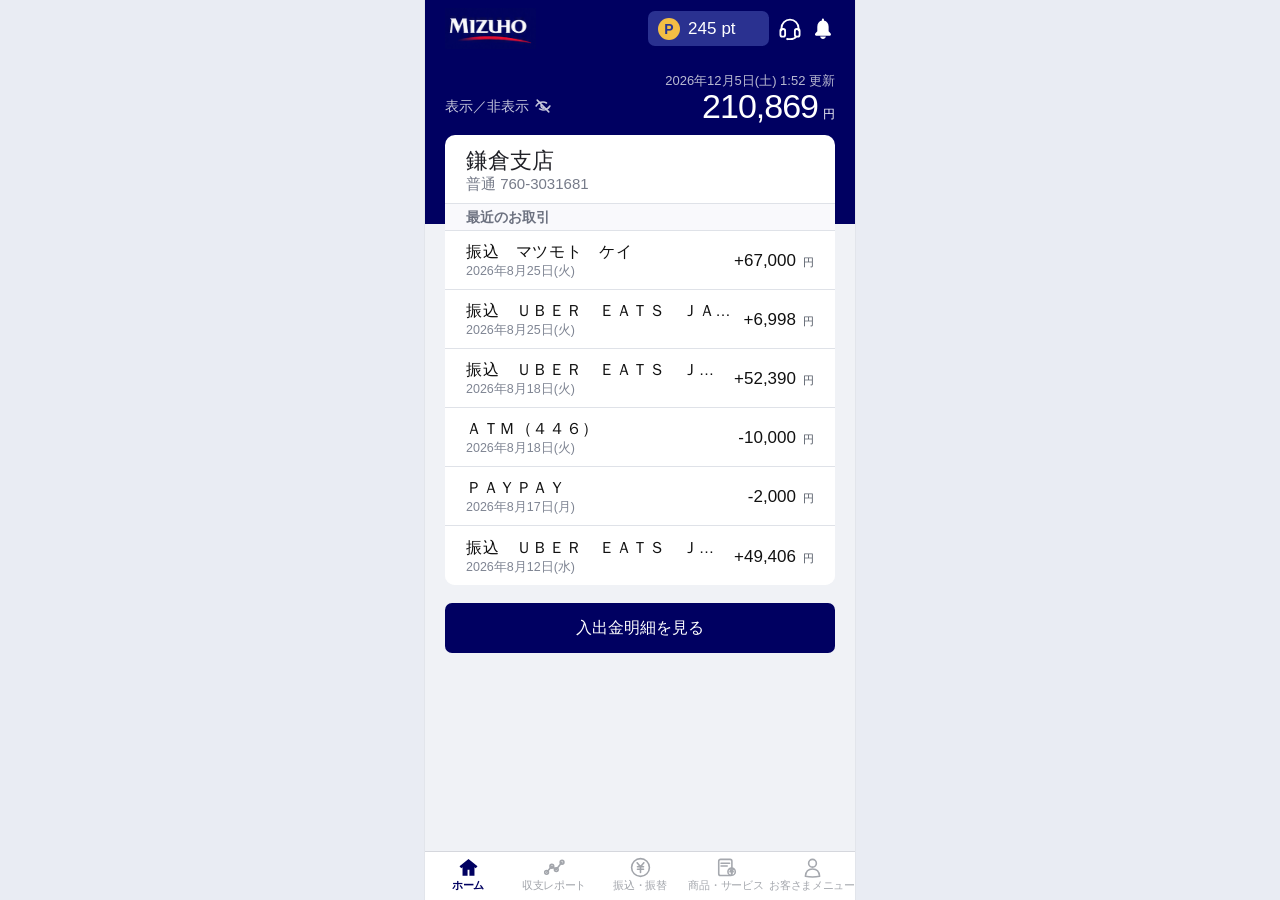
<file: index.html>
<!DOCTYPE html>
<html lang="ja">
<head>
  <meta charset="UTF-8" />
  <meta name="viewport" content="width=device-width, initial-scale=1, viewport-fit=cover" />
  <meta name="theme-color" content="#000061" />
  <meta name="apple-mobile-web-app-capable" content="yes" />
  <meta name="apple-mobile-web-app-status-bar-style" content="black-translucent" />
  <meta name="apple-mobile-web-app-title" content="Bank Demo" />
  <link rel="manifest" href="manifest.json" />
  <link rel="apple-touch-icon" href="icon-192.png" />
  <link rel="stylesheet" href="style.css" />
  <title>Bank Demo</title>
</head>
<body>
<main class="phone-shell">

  <!-- ホーム -->
  <section id="homeView" class="view active-view">
    <header class="hero">
      <div class="top-row">
        <div class="brand mizuho-wordmark" aria-label="MIZUHO">
          <img src="mizuho-logo-crop.png" alt="MIZUHO" />
        </div>
        <div class="top-actions">
          <div class="points"><span class="coin">P</span><strong>245</strong><span class="points-unit">pt</span></div>
          <span class="top-icon" aria-hidden="true">
            <svg viewBox="0 0 32 32"><path d="M5.5 17.5v-2.4C5.5 9.1 10.2 4.5 16 4.5s10.5 4.6 10.5 10.6v2.4"/><rect x="4.2" y="16" width="5.8" height="9.4" rx="2.4"/><rect x="22" y="16" width="5.8" height="9.4" rx="2.4"/><path d="M23.5 25.5c-1.4 2-3.9 3-7.2 3h-2.2"/><circle cx="12.7" cy="28.4" r="1.4" class="fill-icon"/></svg>
          </span>
          <span class="top-icon bell-icon" aria-hidden="true">
            <svg viewBox="0 0 32 32"><path class="fill-icon" d="M16 29.3c1.9 0 3.5-1.5 3.8-3.3h-7.6c.3 1.8 1.9 3.3 3.8 3.3Zm10.2-7.2-2.7-3V13c0-4.1-2.3-7.4-6.2-8.3V3.4a1.4 1.4 0 0 0-2.8 0v1.3C10.6 5.6 8.4 8.9 8.4 13v6.1l-2.7 3a1.7 1.7 0 0 0 1.3 2.8h18a1.7 1.7 0 0 0 1.2-2.8Z"/></svg>
          </span>
        </div>
      </div>

      <div class="update" id="homeUpdate">2026年8月29日(土) 9:13 更新</div>

      <div class="balance-line">
        <button id="balanceToggle" class="ghost-button" type="button">
          <span>表示／非表示</span>
          <svg class="eye-off-icon" viewBox="0 0 28 28" aria-hidden="true"><path d="M3.3 14s3.8-6.2 10.7-6.2c2.1 0 3.9.6 5.4 1.5M24.7 14S20.9 20.2 14 20.2c-2.1 0-4-.6-5.5-1.6M11.5 11.6a3.6 3.6 0 0 0 5 5M5 4.8l18 18.4"/></svg>
        </button>
        <div class="balance"><strong id="homeBalance">210,869</strong><span>円</span></div>
      </div>
    </header>

    <section class="account-card">
      <div class="account-head">
        <div class="branch">鎌倉支店</div>
        <div class="account-number">普通 760-3031681</div>
      </div>
      <div class="card-section-title">最近のお取引</div>
      <div id="recentTransactions"></div>
    </section>

    <button id="openDetails" class="primary-button" type="button">入出金明細を見る</button>
  </section>

  <!-- 入出金明細 -->
  <section id="detailsView" class="view">
    <header class="details-hero">
      <button id="backHome" class="back-button" type="button" aria-label="ホームに戻る">‹</button>
      <div class="details-title">
        <div class="branch small">鎌倉支店</div>
        <div class="account-number light">普通 760-3031681</div>
      </div>

      <div class="update details-update">2026年8月29日(土) 7:15 更新</div>

      <div class="balance-line details-balance">
        <button id="detailBalanceToggle" class="ghost-button" type="button"><span>表示／非表示</span><svg class="eye-off-icon" viewBox="0 0 28 28" aria-hidden="true"><path d="M3.3 14s3.8-6.2 10.7-6.2c2.1 0 3.9.6 5.4 1.5M24.7 14S20.9 20.2 14 20.2c-2.1 0-4-.6-5.5-1.6M11.5 11.6a3.6 3.6 0 0 0 5 5M5 4.8l18 18.4"/></svg></button>
        <div class="balance"><strong id="detailBalance">210,869</strong><span>円</span></div>
      </div>

      <div class="withdrawable">
        <span>引出可能金額</span>
        <strong>210,869 円</strong>
      </div>
    </header>

    <div class="month-tabs-wrap">
      <div class="month-year-label" id="detailYearLabel">2026</div>
      <div class="month-tabs" id="monthTabs">
        <button type="button" data-key="2025-01">1月</button>
        <button type="button" data-key="2025-02">2月</button>
        <button type="button" data-key="2025-03">3月</button>
        <button type="button" data-key="2025-04">4月</button>
        <button type="button" data-key="2025-05">5月</button>
        <button type="button" data-key="2025-06">6月</button>
        <button type="button" data-key="2025-07">7月</button>
        <button type="button" data-key="2025-08">8月</button>
        <button type="button" data-key="2025-09">9月</button>
        <button type="button" data-key="2025-10">10月</button>
        <button type="button" data-key="2025-11">11月</button>
        <button type="button" data-key="2025-12">12月</button>
        <button type="button" data-key="2026-01">1月</button>
        <button type="button" data-key="2026-02">2月</button>
        <button type="button" data-key="2026-03">3月</button>
        <button type="button" data-key="2026-04">4月</button>
        <button type="button" data-key="2026-05">5月</button>
        <button type="button" data-key="2026-06">6月</button>
        <button type="button" data-key="2026-07">7月</button>
        <button type="button" data-key="2026-08" class="selected">8月</button>
      </div>
    </div>

    <section class="detail-list" id="detailTransactions"></section>
  </section>

  <!-- 取引の詳細 -->
  <section id="transactionView" class="view transaction-view">
    <header class="transaction-hero">
      <button id="backDetails" class="back-button" type="button" aria-label="入出金明細に戻る">‹</button>
      <h1>取引の詳細</h1>

      <div class="transaction-summary">
        <div id="transactionType" class="transaction-type">支出</div>
        <div class="transaction-big-amount">
          <strong id="transactionAmount">-2,000</strong><span>円</span>
        </div>
      </div>

      <div class="transaction-balance-bar">
        <span>残高</span>
        <strong id="transactionBalance">6,670 円</strong>
      </div>
    </header>

    <section class="transaction-detail-body">
      <div id="transactionName" class="transaction-name">ＰＡＹＰＡＹ</div>

      <div class="detail-field-row">
        <span class="field-label">日付</span>
        <strong id="transactionDate">2026年8月27日(木)</strong>
      </div>

      <div class="memo-section">
        <label for="memoInput">メモ</label>
        <textarea id="memoInput" maxlength="50" placeholder="メモを入力（50文字以内）"></textarea>
      </div>

      <button id="saveMemo" class="secondary-action" type="button" disabled>保存する</button>
      <button id="deleteMemo" class="secondary-action" type="button" disabled>削除する</button>
    </section>
  </section>

  <!-- 収支レポート -->
  <section id="reportView" class="view report-view">
    <header class="report-top">
      <div class="report-tabs">
        <button class="selected" type="button">銀行口座</button>
        <button type="button">家計管理</button>
      </div>
    </header>

    <section class="report-body">
      <div class="report-heading">
        <strong id="reportMonthTitle">2026年8月</strong>
        <button type="button" class="text-button">対象口座の選択</button>
      </div>

      <div class="chart-wrap">
        <div class="chart-scale top">400,000</div>
        <div class="chart-scale zero">0</div>
        <div class="chart-scale bottom">-400,000</div>

        <div id="chartScroller" class="chart-scroller" aria-label="左右にスライドして過去の月を表示できます">
          <svg id="reportChart" class="chart" role="img" aria-label="月別の収支グラフ"></svg>
        </div>
      </div>

      <div class="summary-card">
        <div>
          <span>収入</span>
          <strong id="reportIncome" class="blue">+184,052<small>円</small></strong>
        </div>
        <div>
          <span>支出</span>
          <strong id="reportExpense" class="red">-178,966<small>円</small></strong>
        </div>
        <div>
          <span>収支</span>
          <strong id="reportNet" class="green">+5,086<small>円</small></strong>
        </div>
      </div>

      <section class="evaluation">
        <div class="evaluation-head">
          <div>
            <div id="evaluationTitle" class="evaluation-title">今月の評価</div>
            <div id="evaluationDate" class="evaluation-date">2026年8月1日(土) - 2026年8月29日(土)</div>
          </div>
          <div id="evaluationBadge" class="evaluation-badge">残り2日</div>
        </div>

        <div id="evaluationText" class="evaluation-text">
          1日平均で言うと約 <span class="red-text">6,171</span> 円使っています。
        </div>
      </section>

      <section class="report-section">
        <div class="report-section-title">特に高かった支出</div>
        <div id="highExpenseList"></div>
      </section>

      <section id="highIncomeSection" class="report-section">
        <div class="report-section-title">特に高かった収入</div>
        <div id="highIncomeList"></div>
      </section>
    </section>
  </section>


  <!-- 振込・振替 -->
  <section id="transferView" class="view transfer-view">
    <section class="transfer-page">
      <h1>振込・振替</h1>
      <p class="transfer-lead">ご希望のお取引を選択のうえ、お進みください。</p>

      <div class="transfer-menu-title">振込・振替メニュー</div>

      <div class="transfer-menu-grid">
        <button class="transfer-card primary transfer-demo-action" type="button">
          <span class="transfer-card-icon">￥→</span>
          <span>振込</span>
        </button>

        <button class="transfer-card primary transfer-demo-action" type="button">
          <span class="transfer-card-icon">↻￥</span>
          <span>振替</span>
        </button>

        <button class="transfer-card transfer-demo-action" type="button">
          <span class="transfer-card-icon">▣￥</span>
          <span>税金・公共料金</span>
        </button>

        <button class="transfer-card transfer-demo-action" type="button">
          <span class="transfer-card-icon">≋￥</span>
          <span>ことら送金</span>
        </button>
      </div>

      <section class="history-block">
        <div class="history-heading">
          <div>
            <div class="history-title">振込履歴</div>
            <div class="history-updated">2026年8月27日(木)10:13 更新</div>
          </div>
          <button class="history-link transfer-demo-action" type="button">一覧を見る ›</button>
        </div>

        <div class="transfer-history-list">
          <button class="transfer-history-row transfer-demo-action" type="button">
            <div class="transfer-history-left">
              <div class="history-name">ＪＬＮ（ド</div>
              <div class="history-status-line">
                <span>振込</span><span class="status-pill">取引成立</span>
              </div>
              <div class="history-date">2026年8月24日(月)</div>
            </div>
            <div class="transfer-history-right">
              <span class="history-chevron">›</span>
              <strong>4,413 <small>円</small></strong>
            </div>
          </button>

          <button class="transfer-history-row transfer-demo-action" type="button">
            <div class="transfer-history-left">
              <div class="history-name">ド）ブルーベース</div>
              <div class="history-status-line">
                <span>振込</span><span class="status-pill">取引成立</span>
              </div>
              <div class="history-date">2026年8月12日(水)</div>
            </div>
            <div class="transfer-history-right">
              <span class="history-chevron">›</span>
              <strong>15,000 <small>円</small></strong>
            </div>
          </button>

          <button class="transfer-history-row transfer-demo-action" type="button">
            <div class="transfer-history-left">
              <div class="history-name">オーシャンキッズ</div>
              <div class="history-status-line">
                <span>振込</span><span class="status-pill">取引成立</span>
              </div>
              <div class="history-date">2026年8月7日(金)</div>
            </div>
            <div class="transfer-history-right">
              <span class="history-chevron">›</span>
              <strong>2,600 <small>円</small></strong>
            </div>
          </button>
        </div>
      </section>

      <section class="transfer-history-empty">
        <div class="history-title">振替履歴</div>
        <div class="history-updated">2025年12月23日(火)7:56 更新</div>
      </section>

      <div id="transferToast" class="transfer-toast" role="status" aria-live="polite">デモ画面です</div>
    </section>
  </section>

  <nav class="bottom-nav" id="bottomNav">
    <button data-view="home" class="nav-item selected" type="button">
      <svg class="nav-icon home-nav-icon" viewBox="0 0 32 32" aria-hidden="true"><path class="fill-icon" d="M3.5 14.3 16 4l12.5 10.3-2.4 2.9-1.8-1.5v11.8h-7v-8.2h-2.6v8.2h-7V15.7l-1.8 1.5-2.4-2.9Z"/></svg>
      <small>ホーム</small>
    </button>
    <button data-view="report" class="nav-item" type="button">
      <svg class="nav-icon report-nav-icon" viewBox="0 0 32 32" aria-hidden="true"><path d="m5.2 22.6 7-8.2 6.2 4.5 8-10.2"/><circle cx="5" cy="22.7" r="2.6"/><circle cx="12.3" cy="14.3" r="2.6"/><circle cx="18.5" cy="18.9" r="2.6"/><circle cx="26.5" cy="8.7" r="2.6"/></svg>
      <small>収支レポート</small>
    </button>
    <button data-view="transfer" class="nav-item" type="button">
      <svg class="nav-icon transfer-nav-icon" viewBox="0 0 32 32" aria-hidden="true"><circle cx="16" cy="16" r="12.4"/><path d="M11.3 9.5 16 15l4.7-5.5M11.8 15h8.4M11.8 18.5h8.4M16 15v8"/></svg>
      <small>振込・振替</small>
    </button>
    <button class="nav-item disabled" type="button" disabled>
      <svg class="nav-icon service-nav-icon" viewBox="0 0 32 32" aria-hidden="true"><rect x="5.2" y="4.7" width="18.3" height="22.4" rx="2.5"/><path d="M8.4 10.1h11.9M8.4 14h8.6"/><circle cx="23.1" cy="21.8" r="5.1"/><path d="m20.8 18.9 2.3 2.6 2.3-2.6M20.8 22h4.6M23.1 21.5v3.2"/></svg>
      <small>商品・サービス</small>
    </button>
    <button class="nav-item disabled" type="button" disabled>
      <svg class="nav-icon menu-nav-icon" viewBox="0 0 32 32" aria-hidden="true"><circle cx="16" cy="10.1" r="5.4"/><path d="M6.1 28.2c.5-6.1 4.1-10 9.9-10s9.4 3.9 9.9 10c-5.8 1.3-14 1.3-19.8 0Z"/></svg>
      <small>お客さまメニュー</small>
    </button>
  </nav>
</main>
<script src="app.js"></script>
</body>
</html>
</file>
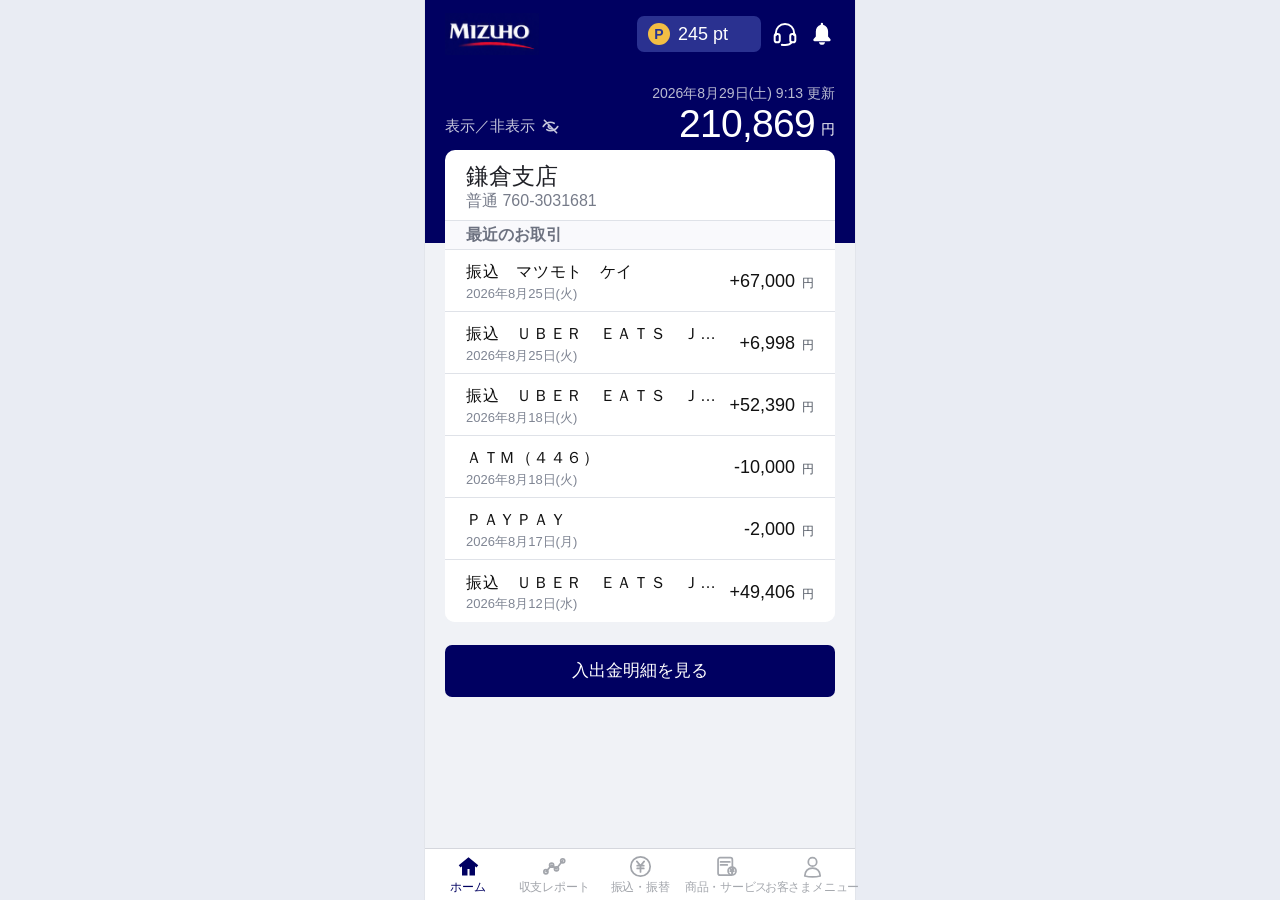
<file: bank-demo-v6-23/index.html>
<!DOCTYPE html>
<html lang="ja">
<head>
  <meta charset="UTF-8" />
  <meta name="viewport" content="width=device-width, initial-scale=1, viewport-fit=cover" />
  <meta name="theme-color" content="#000061" />
  <meta name="apple-mobile-web-app-capable" content="yes" />
  <meta name="apple-mobile-web-app-status-bar-style" content="black-translucent" />
  <meta name="apple-mobile-web-app-title" content="Bank Demo" />
  <link rel="manifest" href="manifest.json" />
  <link rel="apple-touch-icon" href="icon-192.png" />
  <link rel="stylesheet" href="style.css" />
  <title>Bank Demo</title>
</head>
<body>
<main class="phone-shell">

  <!-- ホーム -->
  <section id="homeView" class="view active-view">
    <header class="hero">
      <div class="top-row">
        <div class="brand mizuho-wordmark" aria-label="MIZUHO">
          <img src="mizuho-logo-crop.png" alt="MIZUHO" />
        </div>
        <div class="top-actions">
          <div class="points"><span class="coin">P</span><strong>245</strong><span class="points-unit">pt</span></div>
          <span class="top-icon" aria-hidden="true">
            <svg viewBox="0 0 32 32"><path d="M5.5 17.5v-2.4C5.5 9.1 10.2 4.5 16 4.5s10.5 4.6 10.5 10.6v2.4"/><rect x="4.2" y="16" width="5.8" height="9.4" rx="2.4"/><rect x="22" y="16" width="5.8" height="9.4" rx="2.4"/><path d="M23.5 25.5c-1.4 2-3.9 3-7.2 3h-2.2"/><circle cx="12.7" cy="28.4" r="1.4" class="fill-icon"/></svg>
          </span>
          <span class="top-icon bell-icon" aria-hidden="true">
            <svg viewBox="0 0 32 32"><path class="fill-icon" d="M16 29.3c1.9 0 3.5-1.5 3.8-3.3h-7.6c.3 1.8 1.9 3.3 3.8 3.3Zm10.2-7.2-2.7-3V13c0-4.1-2.3-7.4-6.2-8.3V3.4a1.4 1.4 0 0 0-2.8 0v1.3C10.6 5.6 8.4 8.9 8.4 13v6.1l-2.7 3a1.7 1.7 0 0 0 1.3 2.8h18a1.7 1.7 0 0 0 1.2-2.8Z"/></svg>
          </span>
        </div>
      </div>

      <div class="update">2026年8月29日(土) 9:13 更新</div>

      <div class="balance-line">
        <button id="balanceToggle" class="ghost-button" type="button">
          <span>表示／非表示</span>
          <svg class="eye-off-icon" viewBox="0 0 28 28" aria-hidden="true"><path d="M3.3 14s3.8-6.2 10.7-6.2c2.1 0 3.9.6 5.4 1.5M24.7 14S20.9 20.2 14 20.2c-2.1 0-4-.6-5.5-1.6M11.5 11.6a3.6 3.6 0 0 0 5 5M5 4.8l18 18.4"/></svg>
        </button>
        <div class="balance"><strong id="homeBalance">210,869</strong><span>円</span></div>
      </div>
    </header>

    <section class="account-card">
      <div class="account-head">
        <div class="branch">鎌倉支店</div>
        <div class="account-number">普通 760-3031681</div>
      </div>
      <div class="card-section-title">最近のお取引</div>
      <div id="recentTransactions"></div>
    </section>

    <button id="openDetails" class="primary-button" type="button">入出金明細を見る</button>
  </section>

  <!-- 入出金明細 -->
  <section id="detailsView" class="view">
    <header class="details-hero">
      <button id="backHome" class="back-button" type="button" aria-label="ホームに戻る">‹</button>
      <div class="details-title">
        <div class="branch small">鎌倉支店</div>
        <div class="account-number light">普通 760-3031681</div>
      </div>

      <div class="update details-update">2026年8月29日(土) 7:15 更新</div>

      <div class="balance-line details-balance">
        <button id="detailBalanceToggle" class="ghost-button" type="button"><span>表示／非表示</span><svg class="eye-off-icon" viewBox="0 0 28 28" aria-hidden="true"><path d="M3.3 14s3.8-6.2 10.7-6.2c2.1 0 3.9.6 5.4 1.5M24.7 14S20.9 20.2 14 20.2c-2.1 0-4-.6-5.5-1.6M11.5 11.6a3.6 3.6 0 0 0 5 5M5 4.8l18 18.4"/></svg></button>
        <div class="balance"><strong id="detailBalance">210,869</strong><span>円</span></div>
      </div>

      <div class="withdrawable">
        <span>引出可能金額</span>
        <strong>210,869 円</strong>
      </div>
    </header>

    <div class="month-tabs-wrap">
      <div class="month-year-label" id="detailYearLabel">2026</div>
      <div class="month-tabs" id="monthTabs">
        <button type="button" data-key="2025-01">1月</button>
        <button type="button" data-key="2025-02">2月</button>
        <button type="button" data-key="2025-03">3月</button>
        <button type="button" data-key="2025-04">4月</button>
        <button type="button" data-key="2025-05">5月</button>
        <button type="button" data-key="2025-06">6月</button>
        <button type="button" data-key="2025-07">7月</button>
        <button type="button" data-key="2025-08">8月</button>
        <button type="button" data-key="2025-09">9月</button>
        <button type="button" data-key="2025-10">10月</button>
        <button type="button" data-key="2025-11">11月</button>
        <button type="button" data-key="2025-12">12月</button>
        <button type="button" data-key="2026-01">1月</button>
        <button type="button" data-key="2026-02">2月</button>
        <button type="button" data-key="2026-03">3月</button>
        <button type="button" data-key="2026-04">4月</button>
        <button type="button" data-key="2026-05">5月</button>
        <button type="button" data-key="2026-06">6月</button>
        <button type="button" data-key="2026-07">7月</button>
        <button type="button" data-key="2026-08" class="selected">8月</button>
      </div>
    </div>

    <section class="detail-list" id="detailTransactions"></section>
  </section>

  <!-- 取引の詳細 -->
  <section id="transactionView" class="view transaction-view">
    <header class="transaction-hero">
      <button id="backDetails" class="back-button" type="button" aria-label="入出金明細に戻る">‹</button>
      <h1>取引の詳細</h1>

      <div class="transaction-summary">
        <div id="transactionType" class="transaction-type">支出</div>
        <div class="transaction-big-amount">
          <strong id="transactionAmount">-2,000</strong><span>円</span>
        </div>
      </div>

      <div class="transaction-balance-bar">
        <span>残高</span>
        <strong id="transactionBalance">6,670 円</strong>
      </div>
    </header>

    <section class="transaction-detail-body">
      <div id="transactionName" class="transaction-name">ＰＡＹＰＡＹ</div>

      <div class="detail-field-row">
        <span class="field-label">日付</span>
        <strong id="transactionDate">2026年8月27日(木)</strong>
      </div>

      <div class="memo-section">
        <label for="memoInput">メモ</label>
        <textarea id="memoInput" maxlength="50" placeholder="メモを入力（50文字以内）"></textarea>
      </div>

      <button id="saveMemo" class="secondary-action" type="button" disabled>保存する</button>
      <button id="deleteMemo" class="secondary-action" type="button" disabled>削除する</button>
    </section>
  </section>

  <!-- 収支レポート -->
  <section id="reportView" class="view report-view">
    <header class="report-top">
      <div class="report-tabs">
        <button class="selected" type="button">銀行口座</button>
        <button type="button">家計管理</button>
      </div>
    </header>

    <section class="report-body">
      <div class="report-heading">
        <strong id="reportMonthTitle">2026年8月</strong>
        <button type="button" class="text-button">対象口座の選択</button>
      </div>

      <div class="chart-wrap">
        <div class="chart-scale top">400,000</div>
        <div class="chart-scale zero">0</div>
        <div class="chart-scale bottom">-400,000</div>

        <div id="chartScroller" class="chart-scroller" aria-label="左右にスライドして過去の月を表示できます">
          <svg id="reportChart" class="chart" role="img" aria-label="月別の収支グラフ"></svg>
        </div>
      </div>

      <div class="summary-card">
        <div>
          <span>収入</span>
          <strong id="reportIncome" class="blue">+184,052<small>円</small></strong>
        </div>
        <div>
          <span>支出</span>
          <strong id="reportExpense" class="red">-178,966<small>円</small></strong>
        </div>
        <div>
          <span>収支</span>
          <strong id="reportNet" class="green">+5,086<small>円</small></strong>
        </div>
      </div>

      <section class="evaluation">
        <div class="evaluation-head">
          <div>
            <div id="evaluationTitle" class="evaluation-title">今月の評価</div>
            <div id="evaluationDate" class="evaluation-date">2026年8月1日(土) - 2026年8月29日(土)</div>
          </div>
          <div id="evaluationBadge" class="evaluation-badge">残り2日</div>
        </div>

        <div id="evaluationText" class="evaluation-text">
          1日平均で言うと約 <span class="red-text">6,171</span> 円使っています。
        </div>
      </section>

      <section class="report-section">
        <div class="report-section-title">特に高かった支出</div>
        <div id="highExpenseList"></div>
      </section>

      <section id="highIncomeSection" class="report-section">
        <div class="report-section-title">特に高かった収入</div>
        <div id="highIncomeList"></div>
      </section>
    </section>
  </section>


  <!-- 振込・振替 -->
  <section id="transferView" class="view transfer-view">
    <section class="transfer-page">
      <h1>振込・振替</h1>
      <p class="transfer-lead">ご希望のお取引を選択のうえ、お進みください。</p>

      <div class="transfer-menu-title">振込・振替メニュー</div>

      <div class="transfer-menu-grid">
        <button class="transfer-card primary transfer-demo-action" type="button">
          <span class="transfer-card-icon">￥→</span>
          <span>振込</span>
        </button>

        <button class="transfer-card primary transfer-demo-action" type="button">
          <span class="transfer-card-icon">↻￥</span>
          <span>振替</span>
        </button>

        <button class="transfer-card transfer-demo-action" type="button">
          <span class="transfer-card-icon">▣￥</span>
          <span>税金・公共料金</span>
        </button>

        <button class="transfer-card transfer-demo-action" type="button">
          <span class="transfer-card-icon">≋￥</span>
          <span>ことら送金</span>
        </button>
      </div>

      <section class="history-block">
        <div class="history-heading">
          <div>
            <div class="history-title">振込履歴</div>
            <div class="history-updated">2026年8月27日(木)10:13 更新</div>
          </div>
          <button class="history-link transfer-demo-action" type="button">一覧を見る ›</button>
        </div>

        <div class="transfer-history-list">
          <button class="transfer-history-row transfer-demo-action" type="button">
            <div class="transfer-history-left">
              <div class="history-name">ＪＬＮ（ド</div>
              <div class="history-status-line">
                <span>振込</span><span class="status-pill">取引成立</span>
              </div>
              <div class="history-date">2026年8月24日(月)</div>
            </div>
            <div class="transfer-history-right">
              <span class="history-chevron">›</span>
              <strong>4,413 <small>円</small></strong>
            </div>
          </button>

          <button class="transfer-history-row transfer-demo-action" type="button">
            <div class="transfer-history-left">
              <div class="history-name">ド）ブルーベース</div>
              <div class="history-status-line">
                <span>振込</span><span class="status-pill">取引成立</span>
              </div>
              <div class="history-date">2026年8月12日(水)</div>
            </div>
            <div class="transfer-history-right">
              <span class="history-chevron">›</span>
              <strong>15,000 <small>円</small></strong>
            </div>
          </button>

          <button class="transfer-history-row transfer-demo-action" type="button">
            <div class="transfer-history-left">
              <div class="history-name">オーシャンキッズ</div>
              <div class="history-status-line">
                <span>振込</span><span class="status-pill">取引成立</span>
              </div>
              <div class="history-date">2026年8月7日(金)</div>
            </div>
            <div class="transfer-history-right">
              <span class="history-chevron">›</span>
              <strong>2,600 <small>円</small></strong>
            </div>
          </button>
        </div>
      </section>

      <section class="transfer-history-empty">
        <div class="history-title">振替履歴</div>
        <div class="history-updated">2025年12月23日(火)7:56 更新</div>
      </section>

      <div id="transferToast" class="transfer-toast" role="status" aria-live="polite">デモ画面です</div>
    </section>
  </section>

  <nav class="bottom-nav" id="bottomNav">
    <button data-view="home" class="nav-item selected" type="button">
      <svg class="nav-icon home-nav-icon" viewBox="0 0 32 32" aria-hidden="true"><path class="fill-icon" d="M3.5 14.3 16 4l12.5 10.3-2.4 2.9-1.8-1.5v11.8h-7v-8.2h-2.6v8.2h-7V15.7l-1.8 1.5-2.4-2.9Z"/></svg>
      <small>ホーム</small>
    </button>
    <button data-view="report" class="nav-item" type="button">
      <svg class="nav-icon report-nav-icon" viewBox="0 0 32 32" aria-hidden="true"><path d="m5.2 22.6 7-8.2 6.2 4.5 8-10.2"/><circle cx="5" cy="22.7" r="2.6"/><circle cx="12.3" cy="14.3" r="2.6"/><circle cx="18.5" cy="18.9" r="2.6"/><circle cx="26.5" cy="8.7" r="2.6"/></svg>
      <small>収支レポート</small>
    </button>
    <button data-view="transfer" class="nav-item" type="button">
      <svg class="nav-icon transfer-nav-icon" viewBox="0 0 32 32" aria-hidden="true"><circle cx="16" cy="16" r="12.4"/><path d="M11.3 9.5 16 15l4.7-5.5M11.8 15h8.4M11.8 18.5h8.4M16 15v8"/></svg>
      <small>振込・振替</small>
    </button>
    <button class="nav-item disabled" type="button" disabled>
      <svg class="nav-icon service-nav-icon" viewBox="0 0 32 32" aria-hidden="true"><rect x="5.2" y="4.7" width="18.3" height="22.4" rx="2.5"/><path d="M8.4 10.1h11.9M8.4 14h8.6"/><circle cx="23.1" cy="21.8" r="5.1"/><path d="m20.8 18.9 2.3 2.6 2.3-2.6M20.8 22h4.6M23.1 21.5v3.2"/></svg>
      <small>商品・サービス</small>
    </button>
    <button class="nav-item disabled" type="button" disabled>
      <svg class="nav-icon menu-nav-icon" viewBox="0 0 32 32" aria-hidden="true"><circle cx="16" cy="10.1" r="5.4"/><path d="M6.1 28.2c.5-6.1 4.1-10 9.9-10s9.4 3.9 9.9 10c-5.8 1.3-14 1.3-19.8 0Z"/></svg>
      <small>お客さまメニュー</small>
    </button>
  </nav>
</main>
<script src="app.js"></script>
</body>
</html>
</file>
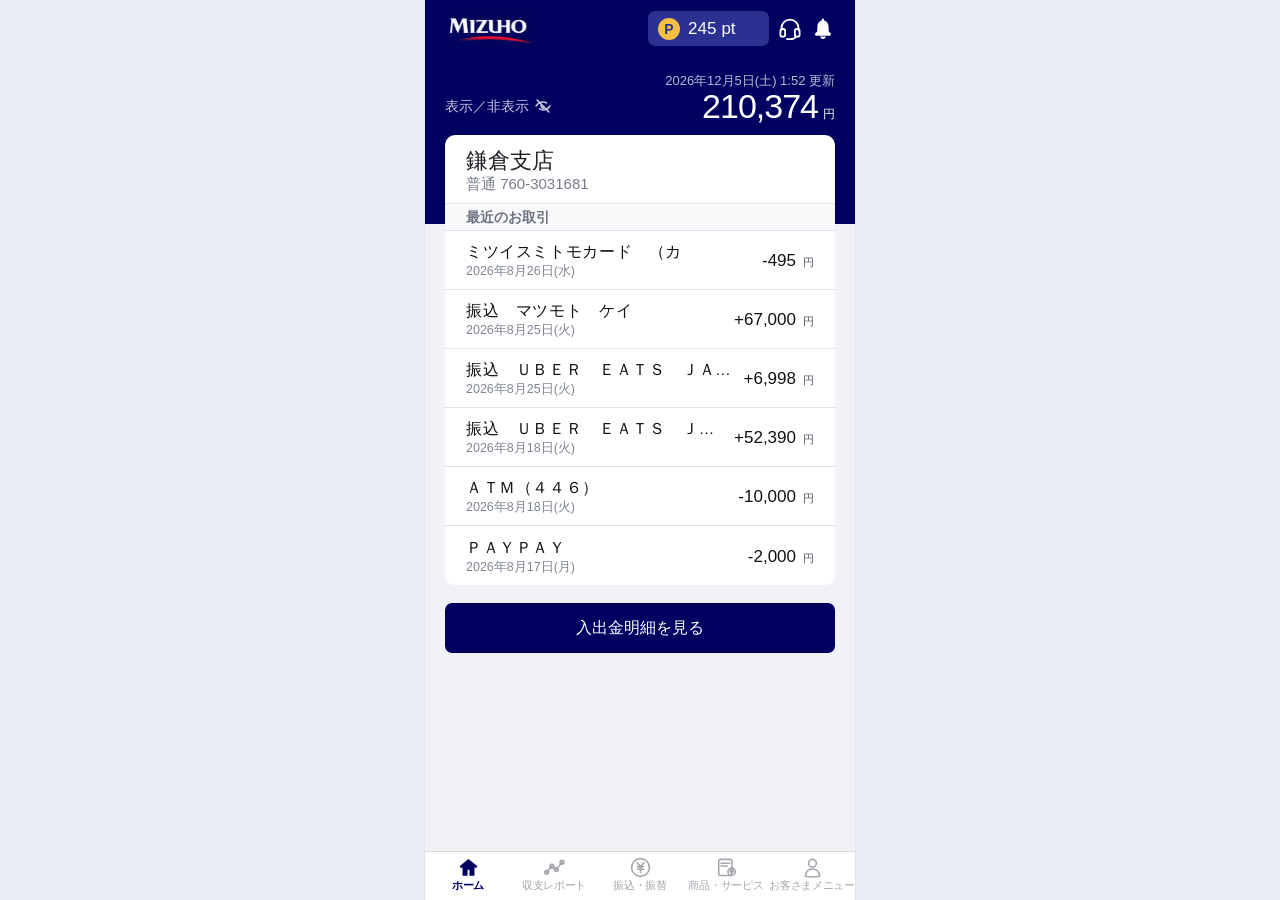
<file: bank-demo-v6-32/index.html>
<!DOCTYPE html>
<html lang="ja">
<head>
  <meta charset="UTF-8" />
  <meta name="viewport" content="width=device-width, initial-scale=1, viewport-fit=cover" />
  <meta name="theme-color" content="#000061" />
  <meta name="apple-mobile-web-app-capable" content="yes" />
  <meta name="apple-mobile-web-app-status-bar-style" content="black-translucent" />
  <meta name="apple-mobile-web-app-title" content="Bank Demo" />
  <link rel="manifest" href="manifest.json" />
  <link rel="apple-touch-icon" href="icon-192.png" />
  <link rel="stylesheet" href="style.css" />
  <title>Bank Demo</title>
</head>
<body>
<main class="phone-shell">

  <!-- ホーム -->
  <section id="homeView" class="view active-view">
    <header class="hero">
      <div class="top-row">
        <div class="brand mizuho-wordmark" aria-label="MIZUHO">
          <img src="mizuho-logo-crop.png" alt="MIZUHO" />
        </div>
        <div class="top-actions">
          <div class="points"><span class="coin">P</span><strong>245</strong><span class="points-unit">pt</span></div>
          <span class="top-icon" aria-hidden="true">
            <svg viewBox="0 0 32 32"><path d="M5.5 17.5v-2.4C5.5 9.1 10.2 4.5 16 4.5s10.5 4.6 10.5 10.6v2.4"/><rect x="4.2" y="16" width="5.8" height="9.4" rx="2.4"/><rect x="22" y="16" width="5.8" height="9.4" rx="2.4"/><path d="M23.5 25.5c-1.4 2-3.9 3-7.2 3h-2.2"/><circle cx="12.7" cy="28.4" r="1.4" class="fill-icon"/></svg>
          </span>
          <span class="top-icon bell-icon" aria-hidden="true">
            <svg viewBox="0 0 32 32"><path class="fill-icon" d="M16 29.3c1.9 0 3.5-1.5 3.8-3.3h-7.6c.3 1.8 1.9 3.3 3.8 3.3Zm10.2-7.2-2.7-3V13c0-4.1-2.3-7.4-6.2-8.3V3.4a1.4 1.4 0 0 0-2.8 0v1.3C10.6 5.6 8.4 8.9 8.4 13v6.1l-2.7 3a1.7 1.7 0 0 0 1.3 2.8h18a1.7 1.7 0 0 0 1.2-2.8Z"/></svg>
          </span>
        </div>
      </div>

      <div class="update" id="homeUpdate">2026年8月29日(土) 9:13 更新</div>

      <div class="balance-line">
        <button id="balanceToggle" class="ghost-button" type="button">
          <span>表示／非表示</span>
          <svg class="eye-off-icon" viewBox="0 0 28 28" aria-hidden="true"><path d="M3.3 14s3.8-6.2 10.7-6.2c2.1 0 3.9.6 5.4 1.5M24.7 14S20.9 20.2 14 20.2c-2.1 0-4-.6-5.5-1.6M11.5 11.6a3.6 3.6 0 0 0 5 5M5 4.8l18 18.4"/></svg>
        </button>
        <div class="balance"><strong id="homeBalance">210,374</strong><span>円</span></div>
      </div>
    </header>

    <section class="account-card">
      <div class="account-head">
        <div class="branch">鎌倉支店</div>
        <div class="account-number">普通 760-3031681</div>
      </div>
      <div class="card-section-title">最近のお取引</div>
      <div id="recentTransactions"></div>
    </section>

    <button id="openDetails" class="primary-button" type="button">入出金明細を見る</button>
  </section>

  <!-- 入出金明細 -->
  <section id="detailsView" class="view">
    <header class="details-hero">
      <button id="backHome" class="back-button" type="button" aria-label="ホームに戻る">‹</button>
      <div class="details-title">
        <div class="branch small">鎌倉支店</div>
        <div class="account-number light">普通 760-3031681</div>
      </div>

      <div class="update details-update">2026年8月29日(土) 7:15 更新</div>

      <div class="balance-line details-balance">
        <button id="detailBalanceToggle" class="ghost-button" type="button"><span>表示／非表示</span><svg class="eye-off-icon" viewBox="0 0 28 28" aria-hidden="true"><path d="M3.3 14s3.8-6.2 10.7-6.2c2.1 0 3.9.6 5.4 1.5M24.7 14S20.9 20.2 14 20.2c-2.1 0-4-.6-5.5-1.6M11.5 11.6a3.6 3.6 0 0 0 5 5M5 4.8l18 18.4"/></svg></button>
        <div class="balance"><strong id="detailBalance">210,374</strong><span>円</span></div>
      </div>

      <div class="withdrawable">
        <span>引出可能金額</span>
        <strong>210,374 円</strong>
      </div>
    </header>

    <div class="month-tabs-wrap">
      <div class="month-year-label" id="detailYearLabel">2026</div>
      <div class="month-tabs" id="monthTabs">
        <button type="button" data-key="2025-01">1月</button>
        <button type="button" data-key="2025-02">2月</button>
        <button type="button" data-key="2025-03">3月</button>
        <button type="button" data-key="2025-04">4月</button>
        <button type="button" data-key="2025-05">5月</button>
        <button type="button" data-key="2025-06">6月</button>
        <button type="button" data-key="2025-07">7月</button>
        <button type="button" data-key="2025-08">8月</button>
        <button type="button" data-key="2025-09">9月</button>
        <button type="button" data-key="2025-10">10月</button>
        <button type="button" data-key="2025-11">11月</button>
        <button type="button" data-key="2025-12">12月</button>
        <button type="button" data-key="2026-01">1月</button>
        <button type="button" data-key="2026-02">2月</button>
        <button type="button" data-key="2026-03">3月</button>
        <button type="button" data-key="2026-04">4月</button>
        <button type="button" data-key="2026-05">5月</button>
        <button type="button" data-key="2026-06">6月</button>
        <button type="button" data-key="2026-07">7月</button>
        <button type="button" data-key="2026-08" class="selected">8月</button>
      </div>
    </div>

    <section class="detail-list" id="detailTransactions"></section>
  </section>

  <!-- 取引の詳細 -->
  <section id="transactionView" class="view transaction-view">
    <header class="transaction-hero">
      <button id="backDetails" class="back-button" type="button" aria-label="入出金明細に戻る">‹</button>
      <h1>取引の詳細</h1>

      <div class="transaction-summary">
        <div id="transactionType" class="transaction-type">支出</div>
        <div class="transaction-big-amount">
          <strong id="transactionAmount">-2,000</strong><span>円</span>
        </div>
      </div>

      <div class="transaction-balance-bar">
        <span>残高</span>
        <strong id="transactionBalance">6,670 円</strong>
      </div>
    </header>

    <section class="transaction-detail-body">
      <div id="transactionName" class="transaction-name">ＰＡＹＰＡＹ</div>

      <div class="detail-field-row">
        <span class="field-label">日付</span>
        <strong id="transactionDate">2026年8月27日(木)</strong>
      </div>

      <div class="memo-section">
        <label for="memoInput">メモ</label>
        <textarea id="memoInput" maxlength="50" placeholder="メモを入力（50文字以内）"></textarea>
      </div>

      <button id="saveMemo" class="secondary-action" type="button" disabled>保存する</button>
      <button id="deleteMemo" class="secondary-action" type="button" disabled>削除する</button>
    </section>
  </section>

  <!-- 収支レポート -->
  <section id="reportView" class="view report-view">
    <header class="report-top">
      <div class="report-tabs">
        <button class="selected" type="button">銀行口座</button>
        <button type="button">家計管理</button>
      </div>
    </header>

    <section class="report-body">
      <div class="report-heading">
        <strong id="reportMonthTitle">2026年8月</strong>
        <button type="button" class="text-button">対象口座の選択</button>
      </div>

      <div class="chart-wrap">
        <div class="chart-scale top">400,000</div>
        <div class="chart-scale zero">0</div>
        <div class="chart-scale bottom">-400,000</div>

        <div id="chartScroller" class="chart-scroller" aria-label="左右にスライドして過去の月を表示できます">
          <svg id="reportChart" class="chart" role="img" aria-label="月別の収支グラフ"></svg>
        </div>
      </div>

      <div class="summary-card">
        <div>
          <span>収入</span>
          <strong id="reportIncome" class="blue">+184,052<small>円</small></strong>
        </div>
        <div>
          <span>支出</span>
          <strong id="reportExpense" class="red">-178,966<small>円</small></strong>
        </div>
        <div>
          <span>収支</span>
          <strong id="reportNet" class="green">+5,086<small>円</small></strong>
        </div>
      </div>

      <section class="evaluation">
        <div class="evaluation-head">
          <div>
            <div id="evaluationTitle" class="evaluation-title">今月の評価</div>
            <div id="evaluationDate" class="evaluation-date">2026年8月1日(土) - 2026年8月29日(土)</div>
          </div>
          <div id="evaluationBadge" class="evaluation-badge">残り2日</div>
        </div>

        <div id="evaluationText" class="evaluation-text">
          1日平均で言うと約 <span class="red-text">6,171</span> 円使っています。
        </div>
      </section>

      <section class="report-section">
        <div class="report-section-title">特に高かった支出</div>
        <div id="highExpenseList"></div>
      </section>

      <section id="highIncomeSection" class="report-section">
        <div class="report-section-title">特に高かった収入</div>
        <div id="highIncomeList"></div>
      </section>
    </section>
  </section>


  <!-- 振込・振替 -->
  <section id="transferView" class="view transfer-view">
    <section class="transfer-page">
      <h1>振込・振替</h1>
      <p class="transfer-lead">ご希望のお取引を選択のうえ、お進みください。</p>

      <div class="transfer-menu-title">振込・振替メニュー</div>

      <div class="transfer-menu-grid">
        <button class="transfer-card primary transfer-demo-action" type="button">
          <span class="transfer-card-icon">￥→</span>
          <span>振込</span>
        </button>

        <button class="transfer-card primary transfer-demo-action" type="button">
          <span class="transfer-card-icon">↻￥</span>
          <span>振替</span>
        </button>

        <button class="transfer-card transfer-demo-action" type="button">
          <span class="transfer-card-icon">▣￥</span>
          <span>税金・公共料金</span>
        </button>

        <button class="transfer-card transfer-demo-action" type="button">
          <span class="transfer-card-icon">≋￥</span>
          <span>ことら送金</span>
        </button>
      </div>

      <section class="history-block">
        <div class="history-heading">
          <div>
            <div class="history-title">振込履歴</div>
            <div class="history-updated">2026年8月27日(木)10:13 更新</div>
          </div>
          <button class="history-link transfer-demo-action" type="button">一覧を見る ›</button>
        </div>

        <div class="transfer-history-list">
          <button class="transfer-history-row transfer-demo-action" type="button">
            <div class="transfer-history-left">
              <div class="history-name">ＪＬＮ（ド</div>
              <div class="history-status-line">
                <span>振込</span><span class="status-pill">取引成立</span>
              </div>
              <div class="history-date">2026年8月24日(月)</div>
            </div>
            <div class="transfer-history-right">
              <span class="history-chevron">›</span>
              <strong>4,413 <small>円</small></strong>
            </div>
          </button>

          <button class="transfer-history-row transfer-demo-action" type="button">
            <div class="transfer-history-left">
              <div class="history-name">ド）ブルーベース</div>
              <div class="history-status-line">
                <span>振込</span><span class="status-pill">取引成立</span>
              </div>
              <div class="history-date">2026年8月12日(水)</div>
            </div>
            <div class="transfer-history-right">
              <span class="history-chevron">›</span>
              <strong>15,000 <small>円</small></strong>
            </div>
          </button>

          <button class="transfer-history-row transfer-demo-action" type="button">
            <div class="transfer-history-left">
              <div class="history-name">オーシャンキッズ</div>
              <div class="history-status-line">
                <span>振込</span><span class="status-pill">取引成立</span>
              </div>
              <div class="history-date">2026年8月7日(金)</div>
            </div>
            <div class="transfer-history-right">
              <span class="history-chevron">›</span>
              <strong>2,600 <small>円</small></strong>
            </div>
          </button>
        </div>
      </section>

      <section class="transfer-history-empty">
        <div class="history-title">振替履歴</div>
        <div class="history-updated">2025年12月23日(火)7:56 更新</div>
      </section>

      <div id="transferToast" class="transfer-toast" role="status" aria-live="polite">デモ画面です</div>
    </section>
  </section>

  <nav class="bottom-nav" id="bottomNav">
    <button data-view="home" class="nav-item selected" type="button">
      <svg class="nav-icon home-nav-icon" viewBox="0 0 32 32" aria-hidden="true"><path class="fill-icon" d="M3.5 14.3 16 4l12.5 10.3-2.4 2.9-1.8-1.5v11.8h-7v-8.2h-2.6v8.2h-7V15.7l-1.8 1.5-2.4-2.9Z"/></svg>
      <small>ホーム</small>
    </button>
    <button data-view="report" class="nav-item" type="button">
      <svg class="nav-icon report-nav-icon" viewBox="0 0 32 32" aria-hidden="true"><path d="m5.2 22.6 7-8.2 6.2 4.5 8-10.2"/><circle cx="5" cy="22.7" r="2.6"/><circle cx="12.3" cy="14.3" r="2.6"/><circle cx="18.5" cy="18.9" r="2.6"/><circle cx="26.5" cy="8.7" r="2.6"/></svg>
      <small>収支レポート</small>
    </button>
    <button data-view="transfer" class="nav-item" type="button">
      <svg class="nav-icon transfer-nav-icon" viewBox="0 0 32 32" aria-hidden="true"><circle cx="16" cy="16" r="12.4"/><path d="M11.3 9.5 16 15l4.7-5.5M11.8 15h8.4M11.8 18.5h8.4M16 15v8"/></svg>
      <small>振込・振替</small>
    </button>
    <button class="nav-item disabled" type="button" disabled>
      <svg class="nav-icon service-nav-icon" viewBox="0 0 32 32" aria-hidden="true"><rect x="5.2" y="4.7" width="18.3" height="22.4" rx="2.5"/><path d="M8.4 10.1h11.9M8.4 14h8.6"/><circle cx="23.1" cy="21.8" r="5.1"/><path d="m20.8 18.9 2.3 2.6 2.3-2.6M20.8 22h4.6M23.1 21.5v3.2"/></svg>
      <small>商品・サービス</small>
    </button>
    <button class="nav-item disabled" type="button" disabled>
      <svg class="nav-icon menu-nav-icon" viewBox="0 0 32 32" aria-hidden="true"><circle cx="16" cy="10.1" r="5.4"/><path d="M6.1 28.2c.5-6.1 4.1-10 9.9-10s9.4 3.9 9.9 10c-5.8 1.3-14 1.3-19.8 0Z"/></svg>
      <small>お客さまメニュー</small>
    </button>
  </nav>
</main>
<script src="app.js"></script>
</body>
</html>
</file>
<file: style.css>
*{box-sizing:border-box}
:root{
  --navy:#08006f;
  --navy2:#302f92;
  --bg:#eef0f6;
  --text:#202127;
  --muted:#767b89;
  --line:#dfe2e8;
  --green:#389b67;
  --red:#ef2d24;
  --blue:#090a7b;
}
html,body{
  margin:0;
  background:var(--bg);
  color:var(--text);
  font-family:-apple-system,BlinkMacSystemFont,"Hiragino Sans","Yu Gothic UI","Noto Sans JP","Segoe UI",sans-serif;
  -webkit-font-smoothing:antialiased;
  text-rendering:optimizeLegibility;
}
body{min-height:100vh}
button,textarea{font:inherit}
button{-webkit-tap-highlight-color:transparent}
.phone-shell{
  width:100%;
  max-width:430px;
  margin:0 auto;
  min-height:100vh;
  background:var(--bg);
  padding-bottom:calc(84px + env(safe-area-inset-bottom));
}
.view{display:none}
.active-view{display:block}

/* 共通 */
.hero,.details-hero,.transaction-hero{background:var(--navy);color:#fff}
.back-button{
  position:absolute;
  left:17px;
  top:calc(21px + env(safe-area-inset-top));
  border:0;background:transparent;color:#fff;
  font-size:47px;line-height:1;padding:0 8px;font-weight:300;
}
.amount{font-size:21px;font-weight:600;white-space:nowrap;letter-spacing:-.2px}
.income{color:var(--green)}
.date{font-size:16px;color:var(--muted);margin-top:8px;line-height:1.2}
.name{
  font-size:18px;line-height:1.35;letter-spacing:.01em;
  white-space:nowrap;overflow:hidden;text-overflow:ellipsis;
}

/* ホーム */
.hero{padding:calc(28px + env(safe-area-inset-top)) 22px 79px}
.top-row{display:flex;align-items:center;justify-content:space-between;gap:12px}
.brand{font-weight:800;font-size:23px;white-space:nowrap}
.demo-badge{
  font-size:8px;border:1px solid rgba(255,255,255,.72);
  padding:2px 4px;border-radius:4px;margin-left:4px;vertical-align:middle;
}
.top-actions{display:flex;align-items:center;gap:10px}
.points{
  display:flex;align-items:center;gap:9px;background:#3635a0;
  padding:10px 14px;border-radius:8px;font-size:19px;line-height:1;
}
.coin{
  display:grid;place-items:center;width:27px;height:27px;border-radius:50%;
  background:#ffc424;color:#1c2e93;font-weight:800;font-size:15px;
}
.top-symbol{font-size:22px}
.update{text-align:right;color:#b9b9da;font-size:16px;line-height:1.35;margin-top:31px}
.balance-line{display:flex;align-items:end;justify-content:space-between;gap:10px;margin-top:7px}
.ghost-button{border:0;background:transparent;color:#c6c6df;padding:8px 0;font-size:16px}
.balance{display:flex;align-items:end;gap:7px}
.balance strong{font-size:49px;line-height:.84;font-weight:400;letter-spacing:-1.1px;display:inline-block;transform:scaleY(0.92);transform-origin:right bottom}
.balance span{font-size:16px;padding-bottom:4px}
.account-card{background:#fff;margin:-49px 22px 0;border-radius:11px;overflow:hidden}
.account-head{padding:18px 22px 17px}
.branch{font-size:24px;line-height:1.3;font-weight:400}
.account-number{color:var(--muted);font-size:17px;margin-top:3px}
.card-section-title{
  background:#f5f6f9;color:#747986;font-weight:700;padding:11px 22px;
  border-top:1px solid var(--line);border-bottom:1px solid var(--line);font-size:16px;
}
.transaction-row{
  display:flex;align-items:center;justify-content:space-between;gap:14px;
  padding:14px 22px;min-height:96px;border-bottom:1px solid var(--line);background:#fff;
}
.transaction-row:last-child{border-bottom:0}
.transaction-row .left,.detail-row .left{min-width:0}
.primary-button{
  display:block;width:calc(100% - 44px);margin:18px 22px 28px;
  border:0;border-radius:8px;background:var(--navy);color:#fff;
  font-size:19px;font-weight:500;padding:18px;
}

/* 下部ナビ */
.bottom-nav{
  position:fixed;z-index:10;left:50%;bottom:0;transform:translateX(-50%);
  width:100%;max-width:430px;background:#fff;border-top:1px solid #d8dbe1;
  display:grid;grid-template-columns:repeat(5,1fr);
  padding:7px 2px calc(7px + env(safe-area-inset-bottom));
}
.nav-item{
  border:0;background:transparent;color:#999da6;display:flex;min-width:0;
  flex-direction:column;align-items:center;justify-content:center;gap:2px;padding:3px 1px;
}
.nav-item span{font-size:27px;line-height:1}
.nav-item small{font-size:11px;white-space:nowrap}
.nav-item.selected{color:var(--navy)}
.nav-item.disabled{opacity:.78}

/* 入出金明細 */
.details-hero{position:relative;padding:calc(24px + env(safe-area-inset-top)) 22px 18px}
.details-title{text-align:center}
.branch.small{font-size:20px}
.account-number.light{color:#d1d2e6;font-size:15px}
.details-update{margin-top:17px}
.details-balance{margin-top:5px}
.withdrawable{
  margin-top:24px;background:#302f92;border-radius:8px;padding:12px 16px;
  display:flex;justify-content:flex-end;gap:18px;align-items:center;color:#fff;font-size:16px;
}
.month-tabs-wrap{
  background:#fff;
  border-bottom:1px solid var(--line);
}
.month-year-label{
  text-align:center;
  color:#8d93a2;
  font-size:15px;
  font-weight:600;
  padding:8px 0 0;
}
.month-tabs{
  display:flex;
  overflow-x:auto;
  overflow-y:hidden;
  -webkit-overflow-scrolling:touch;
  scrollbar-width:none;
  background:#fff;
}
.month-tabs::-webkit-scrollbar{display:none}
.month-tabs button{
  flex:0 0 64px;
  border:0;
  background:#fff;
  padding:15px 2px 12px;
  color:#545862;
  font-size:17px;
  border-bottom:4px solid transparent;
}
.month-tabs button.selected{color:var(--navy);border-bottom-color:var(--navy)}
.detail-list{background:#fff}
.detail-row{
  width:100%;border:0;border-bottom:1px solid var(--line);
  display:flex;align-items:center;justify-content:space-between;gap:14px;
  min-height:96px;padding:14px 20px 14px 24px;background:#fff;text-align:left;color:inherit;
}
.detail-row:active{background:#f6f7fa}
.detail-row .right{text-align:right}
.running{font-size:14px;color:var(--muted);margin-top:8px}

/* 取引詳細 */
.transaction-view{min-height:100vh;background:#fff}
.transaction-hero{position:relative;padding:calc(25px + env(safe-area-inset-top)) 22px 18px}
.transaction-hero h1{margin:0;text-align:center;font-size:20px;line-height:1.3;font-weight:700}
.transaction-summary{
  display:flex;align-items:end;justify-content:space-between;margin-top:44px;gap:16px;
}
.transaction-type{color:#c5c6df;font-size:17px;padding-bottom:8px}
.transaction-big-amount{display:flex;align-items:end;gap:8px}
.transaction-big-amount strong{font-size:52px;font-weight:400;letter-spacing:-1.6px;line-height:.95}
.transaction-big-amount span{font-size:16px;padding-bottom:5px}
.transaction-balance-bar{
  margin-top:28px;background:#302f92;border-radius:8px;padding:12px 17px;
  display:flex;justify-content:flex-end;gap:21px;align-items:center;font-size:16px;
}
.transaction-detail-body{background:#fff}
.transaction-name{
  min-height:75px;display:flex;align-items:center;padding:0 24px;font-size:22px;
  letter-spacing:.08em;border-bottom:1px solid var(--line);
}
.detail-field-row{
  min-height:88px;padding:0 24px;display:flex;align-items:center;justify-content:space-between;
  gap:16px;border-bottom:1px solid var(--line);
}
.field-label{color:#626773;font-size:17px}
.detail-field-row strong{font-size:18px;font-weight:400}
.memo-section{padding:28px 22px 22px}
.memo-section label{display:block;color:#626773;font-size:17px;margin-bottom:24px}
.memo-section textarea{
  display:block;width:100%;height:156px;resize:none;border:1px solid #d8dce4;
  border-radius:7px;padding:16px 18px;outline:none;font-size:17px;line-height:1.5;
  color:var(--text);background:#fff;
}
.memo-section textarea::placeholder{color:#a9adb5}
.secondary-action{
  display:block;width:calc(100% - 44px);margin:0 22px 12px;padding:17px;border:0;
  border-radius:8px;font-size:19px;font-weight:500;
}
.secondary-action:disabled{background:#a8abb1;color:#fff}
.secondary-action:not(:disabled){background:var(--navy);color:#fff}

/* 収支レポート */
.report-view{background:var(--bg);min-height:100vh}
.report-top{background:#fff;padding-top:calc(30px + env(safe-area-inset-top))}
.report-tabs{
  display:grid;grid-template-columns:1fr 1fr;border-bottom:4px solid #a9adb7;
}
.report-tabs button{
  border:0;background:#fff;padding:18px 6px 14px;font-size:17px;color:#60636c;
  border-bottom:4px solid transparent;margin-bottom:-4px;
}
.report-tabs button.selected{color:var(--navy);font-weight:700;border-bottom-color:var(--navy)}
.report-body{padding-bottom:18px}
.report-heading{
  display:flex;justify-content:space-between;align-items:center;
  padding:16px 22px;background:#fff;font-size:20px;
}
.report-heading strong{font-weight:700}
.text-button{
  border:0;background:transparent;color:var(--navy);font-weight:600;font-size:17px;padding:8px 0;
}
.chart-wrap{
  position:relative;
  background:#fff;
  height:345px;
  overflow:hidden;
}
.chart-scroller{
  width:100%;
  height:322px;
  overflow-x:auto;
  overflow-y:hidden;
  -webkit-overflow-scrolling:touch;
  overscroll-behavior-x:contain;
  touch-action:pan-x;
  scrollbar-width:none;
}
.chart-scroller::-webkit-scrollbar{display:none}
.chart{
  display:block;
  height:322px;
  max-width:none;
  user-select:none;
  -webkit-user-select:none;
}
.grid,.vgrid{stroke:#e5e8ef;stroke-width:1}
.axis{stroke:#d7dbe4;stroke-width:1.2}
.net-line{fill:none;stroke:#389b67;stroke-width:2;pointer-events:none}
.income-bar{fill:#3145a7;pointer-events:none}
.expense-bar{fill:#dc6241;pointer-events:none}
.month-bg{fill:#f7f9fc;pointer-events:none}
.month-underline{fill:#08006f;pointer-events:none}
.month-label{
  fill:#555a66;
  font-size:17px;
  text-anchor:middle;
  pointer-events:none;
}
.month-hit{
  fill:transparent;
  pointer-events:all;
  cursor:pointer;
  touch-action:pan-x;
}
.chart-scale{
  position:absolute;
  left:10px;
  color:#8b91a0;
  font-size:13px;
  z-index:3;
  pointer-events:none;
  background:rgba(255,255,255,.76);
  padding-right:3px;
}
.chart-scale.top{top:17px}
.chart-scale.zero{top:133px;left:31px}
.chart-scale.bottom{bottom:23px}
.summary-card{
  display:grid;grid-template-columns:repeat(3,1fr);
  background:#fff;margin:12px 11px 14px;border-radius:10px;padding:23px 8px;
}
.summary-card>div{text-align:center;border-right:1px solid var(--line)}
.summary-card>div:last-child{border-right:0}
.summary-card span{display:block;color:#8a8f9b;font-weight:700;font-size:17px}
.summary-card strong{display:block;margin-top:10px;font-size:20px;font-weight:500}
.summary-card small{font-size:12px;color:#444;font-weight:400;margin-left:2px}
.blue{color:var(--blue)}
.red{color:var(--red)}
.green{color:var(--green)}
.evaluation{padding:4px 22px 0}
.evaluation-head{
  display:flex;justify-content:space-between;align-items:flex-start;gap:14px;
  color:#666b78;
}
.evaluation-title{font-size:17px;line-height:1.25}
.evaluation-date{font-size:14px;margin-top:6px}
.evaluation-badge{
  flex:0 0 auto;background:#fff;border-radius:9px;padding:9px 11px;
  color:#5e6286;font-size:15px;font-weight:700;
}
.evaluation-badge.profit{
  color:#3e9568;background:#eef8f2;border-radius:8px;
}
.evaluation-text{
  margin-top:14px;padding:13px 0 16px;border-top:1px solid var(--line);
  color:#606572;font-size:17px;line-height:1.28;
}
.red-text{color:var(--red)}
.blue-text{color:var(--blue)}
.report-section-title{
  padding:17px 22px;background:var(--bg);color:#646975;
  font-size:17px;border-top:1px solid var(--line);border-bottom:1px solid var(--line);
}
.report-row{
  display:flex;justify-content:space-between;gap:16px;background:#fff;
  padding:13px 22px;border-bottom:1px solid var(--line);min-height:82px;
}
.report-row-left{min-width:0}
.report-row-title{
  font-size:18px;line-height:1.3;white-space:nowrap;overflow:hidden;text-overflow:ellipsis;
}
.report-row-sub{font-size:14px;color:var(--muted);margin-top:5px;line-height:1.25}
.report-row-right{text-align:right;flex:0 0 auto}
.report-row-amount{font-size:20px;white-space:nowrap}
.report-row-date{font-size:14px;color:var(--muted);margin-top:10px}

@media (min-width:700px){
  body{background:#e9ecf3}
  .phone-shell{box-shadow:0 0 0 1px rgba(0,0,0,.03)}
}


/* 振込・振替 */
.transfer-view{
  min-height:100vh;
  background:#eef0f6;
}
.transfer-page{
  padding:calc(28px + env(safe-area-inset-top)) 0 28px;
}
.transfer-page h1{
  margin:0;
  padding:0 22px;
  font-size:29px;
  line-height:1.25;
  font-weight:500;
  letter-spacing:.01em;
}
.transfer-lead{
  margin:12px 0 0;
  padding:0 22px;
  color:#5f6470;
  font-size:16px;
  line-height:1.5;
}
.transfer-menu-title{
  margin-top:22px;
  padding:0 22px 13px;
  color:#5f6470;
  font-size:17px;
  border-bottom:1px solid #dfe2e8;
}
.transfer-menu-grid{
  display:grid;
  grid-template-columns:1fr 1fr;
  gap:18px 15px;
  padding:17px 22px 21px;
}
.transfer-card{
  min-height:118px;
  border:0;
  border-radius:8px;
  background:#fff;
  color:#08006f;
  display:flex;
  flex-direction:column;
  align-items:center;
  justify-content:center;
  gap:13px;
  font-size:17px;
  box-shadow:0 1px 0 rgba(0,0,0,.02);
}
.transfer-card.primary{
  background:#08006f;
  color:#fff;
}
.transfer-card-icon{
  font-size:25px;
  line-height:1;
  font-weight:500;
}
.history-block{
  border-top:1px solid #dfe2e8;
}
.history-heading{
  display:flex;
  justify-content:space-between;
  align-items:flex-end;
  gap:12px;
  padding:18px 22px 11px;
}
.history-title{
  color:#5f6470;
  font-size:17px;
}
.history-updated{
  margin-top:4px;
  color:#707582;
  font-size:14px;
}
.history-link{
  border:0;
  background:transparent;
  color:#08006f;
  font-size:16px;
  padding:8px 0;
}
.transfer-history-list{
  background:#fff;
  border-top:1px solid #dfe2e8;
}
.transfer-history-row{
  width:100%;
  min-height:104px;
  border:0;
  border-bottom:1px solid #dfe2e8;
  background:#fff;
  display:flex;
  align-items:center;
  justify-content:space-between;
  gap:16px;
  padding:14px 22px;
  text-align:left;
  color:inherit;
}
.transfer-history-row:active,
.transfer-card:active{
  filter:brightness(.97);
}
.transfer-history-left{
  min-width:0;
}
.history-name{
  font-size:19px;
  line-height:1.25;
  white-space:nowrap;
  overflow:hidden;
  text-overflow:ellipsis;
}
.history-status-line{
  display:flex;
  align-items:center;
  gap:8px;
  margin-top:6px;
  color:#626774;
  font-size:14px;
}
.status-pill{
  display:inline-block;
  padding:3px 7px;
  border-radius:5px;
  background:#ececf6;
  color:#5c5d83;
  font-weight:700;
}
.history-date{
  margin-top:5px;
  color:#464b58;
  font-size:15px;
  font-weight:700;
}
.transfer-history-right{
  display:flex;
  flex-direction:column;
  align-items:flex-end;
  gap:9px;
  flex:0 0 auto;
}
.history-chevron{
  color:#08006f;
  font-size:35px;
  line-height:.7;
  font-weight:300;
}
.transfer-history-right strong{
  font-size:22px;
  line-height:1;
  font-weight:500;
}
.transfer-history-right small{
  font-size:13px;
  font-weight:400;
}
.transfer-history-empty{
  padding:20px 22px 18px;
  border-bottom:1px solid #dfe2e8;
}
.transfer-toast{
  position:sticky;
  bottom:90px;
  width:max-content;
  max-width:calc(100% - 44px);
  margin:14px auto 0;
  padding:9px 14px;
  border-radius:18px;
  background:rgba(32,33,39,.9);
  color:#fff;
  font-size:13px;
  opacity:0;
  pointer-events:none;
  transition:opacity .18s ease;
}
.transfer-toast.show{
  opacity:1;
}


/* ===== v6-15: ホーム画面を参照スクリーンショットの寸法へ寄せる ===== */
:root{
  --navy:#000061;
  --bg:#f0f2f6;
}
.phone-shell{
  max-width:430px;
  background:var(--bg);
  padding-bottom:calc(83px + env(safe-area-inset-bottom));
}

/* ヘッダー: iPhone 390px幅時に参照画像と同じ縦位置になる寸法 */
.hero{
  padding:calc(13px + env(safe-area-inset-top)) 20px 96px;
}
.top-row{gap:10px;min-height:36px}
.mizuho-wordmark{
  width:94px;
  height:42px;
  display:flex;
  align-items:center;
  justify-content:flex-start;
  font-size:0;
  line-height:0;
}
.mizuho-wordmark img{
  display:block;
  width:100%;
  height:auto;
}
.demo-badge{display:none}
.top-actions{gap:9px}
.points{
  height:36px;
  min-width:124px;
  display:flex;
  align-items:center;
  justify-content:flex-start;
  gap:8px;
  padding:0 11px;
  border-radius:7px;
  background:#2a3190;
  font-size:18px;
  line-height:1;
  white-space:nowrap;
}
.points strong{font-size:18px;font-weight:500}
.points-unit{font-size:18px;margin-left:-3px}
.coin{
  width:22px;
  height:22px;
  flex:0 0 22px;
  font-size:14px;
  background:#f3be44;
  color:#273594;
  font-weight:800;
}
.top-icon{
  width:27px;
  height:27px;
  display:grid;
  place-items:center;
  color:#fff;
  flex:0 0 27px;
}
.top-icon svg{width:27px;height:27px;overflow:visible}
.top-icon svg path,.top-icon svg rect,.top-icon svg circle{
  fill:none;
  stroke:currentColor;
  stroke-width:2.25;
  stroke-linecap:round;
  stroke-linejoin:round;
}
.top-icon svg .fill-icon,.bell-icon svg .fill-icon{fill:currentColor;stroke:none}
.bell-icon{width:25px;flex-basis:25px}
.bell-icon svg{width:25px;height:25px}

.update{
  margin-top:28px;
  font-size:14px;
  line-height:20px;
  color:#b9bad1;
}
.balance-line{margin-top:4px;align-items:flex-end}
.ghost-button{
  display:flex;
  align-items:center;
  gap:6px;
  font-size:15px;
  line-height:20px;
  color:#c6c7dc;
  padding:4px 0 5px;
  white-space:nowrap;
}
.eye-off-icon{
  width:19px;
  height:19px;
  flex:0 0 19px;
}
.eye-off-icon path{
  fill:none;
  stroke:currentColor;
  stroke-width:2.4;
  stroke-linecap:round;
  stroke-linejoin:round;
}
.balance{gap:6px}
.balance strong{
  font-size:39px;
  line-height:.76;
  font-weight:400;
  letter-spacing:-0.7px;
  display:inline-block;
  transform:translateY(-2px) scaleX(0.96) scaleY(0.85);
  transform-origin:right bottom;
}
.balance span{
  font-size:14px;
  padding-bottom:2px;
  font-weight:400;
}

/* 口座カード: 197px開始、70 + 28 + 60x6 の構成 */
.account-card{
  margin:-93px 20px 0;
  border-radius:10px;
}
.account-head{
  min-height:70px;
  padding:10px 21px 8px;
  display:flex;
  flex-direction:column;
  justify-content:center;
}
.branch{
  font-size:23px;
  line-height:28px;
  font-weight:400;
}
.account-number{
  margin-top:1px;
  font-size:16px;
  line-height:20px;
}
.card-section-title{
  height:28px;
  padding:4px 21px;
  display:flex;
  align-items:center;
  font-size:15px;
  line-height:19px;
  background:#f9f9fc;
}
.transaction-row{
  min-height:60px;
  height:60px;
  padding:7px 21px 6px;
  gap:12px;
}
.transaction-row .name{
  font-size:17px;
  line-height:22px;
  letter-spacing:.01em;
}
.transaction-row .date{
  margin-top:3px;
  font-size:15px;
  line-height:18px;
}
.transaction-row .amount{
  font-size:19px;
  line-height:24px;
  font-weight:600;
}
.primary-button{
  width:calc(100% - 40px);
  height:52px;
  margin:23px 20px 31px;
  padding:0 16px;
  border-radius:7px;
  font-size:17px;
  line-height:52px;
  font-weight:500;
}

/* 下部ナビ: 参照画像の線画アイコンに変更 */
.bottom-nav{
  max-width:430px;
  min-height:83px;
  grid-template-columns:repeat(5,1fr);
  padding:8px 2px calc(7px + env(safe-area-inset-bottom));
  border-top:1px solid #d5d7dd;
}
.nav-item{
  gap:3px;
  padding:1px 0 0;
  color:#a2a5ab;
}
.nav-icon{
  width:27px;
  height:27px;
  display:block;
  overflow:visible;
}
.nav-icon path,.nav-icon circle,.nav-icon rect{
  fill:none;
  stroke:currentColor;
  stroke-width:2.2;
  stroke-linecap:round;
  stroke-linejoin:round;
}
.nav-icon .fill-icon{fill:currentColor;stroke:none}
.nav-item small{
  font-size:11px;
  line-height:14px;
  font-weight:400;
}
.nav-item.selected{color:#000061}
.nav-item.selected small{font-weight:600}
.nav-item.disabled{opacity:1;color:#a5a8ae}

/* 既存の文字グリフ用指定を無効化 */
.nav-item>span{display:none}

/* 入出金明細側でも新しい目アイコンを自然に収める */
.details-hero .ghost-button{font-size:15px}

@media (max-width:360px){
  .hero{padding-left:17px;padding-right:17px}
  .top-actions{gap:6px}
  .points{min-width:116px;padding:0 9px}
  .mizuho-wordmark{width:88px;height:39px}
  .account-card{margin-left:17px;margin-right:17px}
  .primary-button{width:calc(100% - 34px);margin-left:17px;margin-right:17px}
}

/* v6-15 final pixel-fit refinements for 390×844 standalone layout */
.hero{padding-bottom:102px}
.top-actions{gap:10px}
.top-icon{width:28px;height:28px;flex-basis:28px}
.top-icon svg{width:28px;height:28px}
.bell-icon{width:26px;flex-basis:26px}
.bell-icon svg{width:26px;height:26px}
.phone-shell{padding-bottom:83px}
.bottom-nav{
  height:calc(49px + env(safe-area-inset-bottom));
  min-height:0;
  padding:5px 2px calc(3px + env(safe-area-inset-bottom));
}
.nav-icon{width:24px;height:24px}
.nav-item{gap:2px}

/* ===== v6-17 refinements: bottom nav typography + details screen matches reference ===== */
.bottom-nav{
  height:calc(52px + env(safe-area-inset-bottom));
  padding:4px 0 calc(4px + env(safe-area-inset-bottom));
}
.nav-item{
  gap:1px;
  justify-content:flex-start;
}
.nav-icon{
  width:25px;
  height:25px;
}
.nav-item small{
  font-size:12px;
  line-height:15px;
  font-weight:400;
  letter-spacing:-0.02em;
}
.nav-item.selected small{
  font-weight:500;
}

/* 入出金明細画面は参照スクショどおりシンプルなヘッダーにする */
.details-hero{
  position:relative;
  padding:calc(14px + env(safe-area-inset-top)) 0 14px;
  min-height:96px;
}
.details-hero .back-button{
  top:calc(18px + env(safe-area-inset-top));
  left:16px;
  font-size:46px;
  padding:0 6px;
}
.details-title{
  text-align:center;
  padding:0 56px;
}
.branch.small{
  font-size:23px;
  line-height:1.2;
  font-weight:400;
}
.account-number.light{
  margin-top:2px;
  color:#d2d3e5;
  font-size:16px;
  line-height:1.25;
}
.details-update,
.details-balance,
.withdrawable,
.month-year-label{
  display:none !important;
}
.month-tabs-wrap{
  background:#fff;
  border-top:none;
  border-bottom:1px solid #daddE5;
}
.month-tabs{
  background:#fff;
  border-bottom:1px solid #daddE5;
}
.month-tabs button{
  flex:0 0 66px;
  padding:15px 0 10px;
  font-size:18px;
  line-height:22px;
  font-weight:400;
  color:#59606c;
  border-bottom:5px solid transparent;
}
.month-tabs button.selected{
  color:#000061;
  border-bottom-color:#000061;
}
.detail-list{
  background:#fff;
}
.detail-row{
  min-height:95px;
  padding:12px 20px 12px 24px;
  gap:12px;
  align-items:center;
}
.detail-row .name{
  font-size:20px;
  line-height:1.35;
  letter-spacing:0.08em;
}
.detail-row .date{
  margin-top:8px;
  font-size:15px;
  line-height:1.2;
  color:#7b8090;
}
.detail-row .amount{
  font-size:24px;
  line-height:1.15;
  font-weight:600;
  letter-spacing:-0.02em;
}
.running{
  font-size:15px;
  line-height:1.2;
  color:#7b8090;
  margin-top:8px;
}

/* ===== v6-18 refinements: ホーム画面の明細テキストを参照スクショ寄りに調整 ===== */
.card-section-title{
  height:30px;
  padding:5px 21px;
  font-size:16px;
  line-height:20px;
  font-weight:600;
  color:#6d7280;
}
.transaction-row{
  min-height:66px;
  height:66px;
  padding:8px 21px 7px;
  align-items:center;
}
.transaction-row .name{
  font-size:19px;
  line-height:1.28;
  font-weight:400;
  letter-spacing:.04em;
  color:#111;
}
.transaction-row .date{
  margin-top:5px;
  font-size:15px;
  line-height:1.2;
  color:#7d8391;
}
.transaction-row .amount{
  font-size:22px;
  line-height:1.12;
  font-weight:600;
  letter-spacing:-0.01em;
  color:#111;
}
.transaction-row .yen{
  font-size:15px;
  font-weight:400;
  color:#444a56;
  margin-left:5px;
}

/* ===== v6-19 refinements: ホーム画面の明細文字をさらに小さく・細く調整 ===== */
.transaction-row{
  min-height:64px;
  height:64px;
  padding:8px 21px 6px;
}
.transaction-row .name{
  font-size:17px;
  line-height:1.24;
  font-weight:400;
  letter-spacing:.02em;
}
.transaction-row .date{
  margin-top:4px;
  font-size:14px;
  line-height:1.18;
  font-weight:400;
  color:#7d8391;
}
.transaction-row .amount{
  font-size:19px;
  line-height:1.08;
  font-weight:400;
  letter-spacing:0;
  color:#111;
}
.transaction-row .yen{
  font-size:14px;
  font-weight:400;
  margin-left:4px;
  color:#4c5360;
}

/* ===== v6-20 final typography pass: 明細の文字・残高・円表記を参照スクショに寄せる ===== */

/* ホーム画面の最近のお取引 */
.transaction-row{
  min-height:62px;
  height:62px;
  padding:7px 21px 6px;
  align-items:center;
}
.transaction-row .name{
  font-size:16px;
  line-height:1.22;
  font-weight:400;
  letter-spacing:.045em;
  color:#111;
}
.transaction-row .date{
  margin-top:4px;
  font-size:13px;
  line-height:1.16;
  font-weight:400;
  color:#7f8593;
}
.transaction-row .amount{
  display:flex;
  align-items:baseline;
  justify-content:flex-end;
  gap:3px;
  font-weight:400;
  color:#111;
}
.transaction-row .amount-value{
  font-size:18px;
  line-height:1;
  font-weight:400;
  letter-spacing:0;
}
.transaction-row .yen{
  font-size:12px;
  line-height:1;
  font-weight:400;
  color:#4d5460;
  margin-bottom:1px;
}

/* 入出金明細一覧 */
.detail-row{
  min-height:72px;
  padding:8px 20px 8px 24px;
  gap:10px;
  align-items:center;
}
.detail-row .name{
  font-size:16px;
  line-height:1.18;
  font-weight:400;
  letter-spacing:.06em;
  color:#111;
}
.detail-row .date{
  margin-top:4px;
  font-size:13px;
  line-height:1.12;
  font-weight:400;
  color:#7f8593;
}
.detail-row .amount{
  display:flex;
  align-items:baseline;
  justify-content:flex-end;
  gap:3px;
  color:#111;
  font-weight:400;
}
.detail-row .amount-value{
  font-size:18px;
  line-height:1;
  font-weight:400;
  letter-spacing:0;
}
.detail-row .amount .yen{
  font-size:12px;
  line-height:1;
  font-weight:400;
  color:#4d5460;
  margin-bottom:1px;
}
.running{
  display:flex;
  align-items:baseline;
  justify-content:flex-end;
  gap:2px;
  margin-top:4px;
  color:#7f8593;
  font-weight:400;
}
.running-label,
.running-value{
  font-size:13px;
  line-height:1.08;
  font-weight:400;
  color:#7f8593;
}
.running .yen{
  font-size:11px;
  line-height:1;
  font-weight:400;
  color:#7f8593;
}

/* ===== v6-26: 2枚目のiPhone表示を基準にホーム全体を再フィット ===== */
.phone-shell{
  max-width:430px;
  padding-bottom:calc(78px + env(safe-area-inset-bottom));
}
.hero{
  padding:calc(9px + env(safe-area-inset-top)) 20px 91px;
}
.top-row{
  min-height:34px;
  gap:9px;
}
.mizuho-wordmark{
  width:91px;
  height:39px;
}
.top-actions{gap:8px}
.points{
  height:35px;
  min-width:121px;
  padding:0 10px;
  gap:8px;
  font-size:17px;
}
.points strong,.points-unit{font-size:17px}
.coin{width:22px;height:22px;flex-basis:22px;font-size:14px}
.top-icon{width:26px;height:26px;flex-basis:26px}
.top-icon svg{width:26px;height:26px}
.bell-icon{width:24px;flex-basis:24px}
.bell-icon svg{width:24px;height:24px}
.update{
  margin-top:24px;
  font-size:13px;
  line-height:18px;
}
.balance-line{
  margin-top:1px;
  min-height:42px;
  align-items:flex-start;
}
.ghost-button{
  gap:5px;
  font-size:14px;
  line-height:18px;
  padding:6px 0 0;
}
.eye-off-icon{width:18px;height:18px;flex-basis:18px}
.balance{
  gap:5px;
  align-items:baseline;
  margin-top:-2px;
  margin-left:auto;
  white-space:nowrap;
}
.balance strong{
  font-size:34px;
  line-height:1;
  font-weight:400;
  letter-spacing:-1px;
  transform:none;
  font-variant-numeric:tabular-nums;
}
.balance span{
  font-size:12px;
  line-height:1;
  padding-bottom:0;
  font-weight:400;
}
.account-card{
  margin:-89px 20px 0;
  border-radius:10px;
}
.account-head{
  min-height:68px;
  padding:9px 21px 7px;
}
.branch{
  font-size:22px;
  line-height:27px;
  font-weight:400;
}
.account-number{
  margin-top:0;
  font-size:15px;
  line-height:19px;
}
.card-section-title{
  height:28px;
  padding:4px 21px;
  font-size:14px;
  line-height:18px;
  font-weight:600;
}
.transaction-row{
  min-height:59px;
  height:59px;
  padding:6px 21px 5px;
  gap:11px;
}
.transaction-row .name{
  font-size:15.5px;
  line-height:19px;
  font-weight:400;
  letter-spacing:.04em;
}
.transaction-row .date{
  margin-top:3px;
  font-size:12.5px;
  line-height:15px;
  font-weight:400;
}
.transaction-row .amount{gap:3px}
.transaction-row .amount-value{
  font-size:17px;
  line-height:1;
  font-weight:400;
}
.transaction-row .yen{
  font-size:11px;
  line-height:1;
  font-weight:400;
  margin-bottom:1px;
}
.primary-button{
  width:calc(100% - 40px);
  height:50px;
  margin:18px 20px 25px;
  padding:0 16px;
  border-radius:7px;
  font-size:16px;
  line-height:50px;
  font-weight:500;
}
.bottom-nav{
  height:calc(49px + env(safe-area-inset-bottom));
  min-height:0;
  padding:4px 0 calc(3px + env(safe-area-inset-bottom));
}
.nav-item{
  gap:0;
  padding-top:0;
  justify-content:flex-start;
}
.nav-icon{width:23px;height:23px}
.nav-item small{
  font-size:10.5px;
  line-height:13px;
  font-weight:400;
  letter-spacing:-.025em;
}
.nav-item.selected small{font-weight:600}

@media (max-width:360px){
  .hero{padding-left:17px;padding-right:17px}
  .account-card{margin-left:17px;margin-right:17px}
  .primary-button{width:calc(100% - 34px);margin-left:17px;margin-right:17px}
}


/* ===== v6-29: 入出金明細一覧の金額を緑色表示 ===== */
#detailsView .detail-row .amount,
#detailsView .detail-row .amount .amount-value,
#detailsView .detail-row .amount .yen {
  color: #00a66a !important;
}


/* ===== v6-30: 明細一覧は＋金額だけ緑、円表記は黒 ===== */
#detailsView .detail-row .amount,
#detailsView .detail-row .amount .amount-value {
  color: #111 !important;
}

#detailsView .detail-row .amount.income .amount-value {
  color: #00a66a !important;
}

#detailsView .detail-row .amount .yen,
#detailsView .detail-row .amount.income .yen {
  color: #111 !important;
}


/* ===== v6-31: 取引ごとの「残高」を必ず横書きにする ===== */
#detailsView .detail-row .running {
  white-space: nowrap;
  flex-wrap: nowrap;
}

#detailsView .detail-row .running-label {
  display: inline-block;
  white-space: nowrap;
  writing-mode: horizontal-tb;
  text-orientation: mixed;
  flex: 0 0 auto;
}

#detailsView .detail-row .running-value,
#detailsView .detail-row .running .yen {
  flex: 0 0 auto;
  white-space: nowrap;
}
</file>
<file: bank-demo-v6-23/style.css>
*{box-sizing:border-box}
:root{
  --navy:#08006f;
  --navy2:#302f92;
  --bg:#eef0f6;
  --text:#202127;
  --muted:#767b89;
  --line:#dfe2e8;
  --green:#389b67;
  --red:#ef2d24;
  --blue:#090a7b;
}
html,body{
  margin:0;
  background:var(--bg);
  color:var(--text);
  font-family:-apple-system,BlinkMacSystemFont,"Hiragino Sans","Yu Gothic UI","Noto Sans JP","Segoe UI",sans-serif;
  -webkit-font-smoothing:antialiased;
  text-rendering:optimizeLegibility;
}
body{min-height:100vh}
button,textarea{font:inherit}
button{-webkit-tap-highlight-color:transparent}
.phone-shell{
  width:100%;
  max-width:430px;
  margin:0 auto;
  min-height:100vh;
  background:var(--bg);
  padding-bottom:calc(84px + env(safe-area-inset-bottom));
}
.view{display:none}
.active-view{display:block}

/* 共通 */
.hero,.details-hero,.transaction-hero{background:var(--navy);color:#fff}
.back-button{
  position:absolute;
  left:17px;
  top:calc(21px + env(safe-area-inset-top));
  border:0;background:transparent;color:#fff;
  font-size:47px;line-height:1;padding:0 8px;font-weight:300;
}
.amount{font-size:21px;font-weight:600;white-space:nowrap;letter-spacing:-.2px}
.income{color:var(--green)}
.date{font-size:16px;color:var(--muted);margin-top:8px;line-height:1.2}
.name{
  font-size:18px;line-height:1.35;letter-spacing:.01em;
  white-space:nowrap;overflow:hidden;text-overflow:ellipsis;
}

/* ホーム */
.hero{padding:calc(28px + env(safe-area-inset-top)) 22px 79px}
.top-row{display:flex;align-items:center;justify-content:space-between;gap:12px}
.brand{font-weight:800;font-size:23px;white-space:nowrap}
.demo-badge{
  font-size:8px;border:1px solid rgba(255,255,255,.72);
  padding:2px 4px;border-radius:4px;margin-left:4px;vertical-align:middle;
}
.top-actions{display:flex;align-items:center;gap:10px}
.points{
  display:flex;align-items:center;gap:9px;background:#3635a0;
  padding:10px 14px;border-radius:8px;font-size:19px;line-height:1;
}
.coin{
  display:grid;place-items:center;width:27px;height:27px;border-radius:50%;
  background:#ffc424;color:#1c2e93;font-weight:800;font-size:15px;
}
.top-symbol{font-size:22px}
.update{text-align:right;color:#b9b9da;font-size:16px;line-height:1.35;margin-top:31px}
.balance-line{display:flex;align-items:end;justify-content:space-between;gap:10px;margin-top:7px}
.ghost-button{border:0;background:transparent;color:#c6c6df;padding:8px 0;font-size:16px}
.balance{display:flex;align-items:end;gap:7px}
.balance strong{font-size:49px;line-height:.95;font-weight:400;letter-spacing:-1.1px}
.balance span{font-size:16px;padding-bottom:4px}
.account-card{background:#fff;margin:-49px 22px 0;border-radius:11px;overflow:hidden}
.account-head{padding:18px 22px 17px}
.branch{font-size:24px;line-height:1.3;font-weight:400}
.account-number{color:var(--muted);font-size:17px;margin-top:3px}
.card-section-title{
  background:#f5f6f9;color:#747986;font-weight:700;padding:11px 22px;
  border-top:1px solid var(--line);border-bottom:1px solid var(--line);font-size:16px;
}
.transaction-row{
  display:flex;align-items:center;justify-content:space-between;gap:14px;
  padding:14px 22px;min-height:96px;border-bottom:1px solid var(--line);background:#fff;
}
.transaction-row:last-child{border-bottom:0}
.transaction-row .left,.detail-row .left{min-width:0}
.primary-button{
  display:block;width:calc(100% - 44px);margin:18px 22px 28px;
  border:0;border-radius:8px;background:var(--navy);color:#fff;
  font-size:19px;font-weight:500;padding:18px;
}

/* 下部ナビ */
.bottom-nav{
  position:fixed;z-index:10;left:50%;bottom:0;transform:translateX(-50%);
  width:100%;max-width:430px;background:#fff;border-top:1px solid #d8dbe1;
  display:grid;grid-template-columns:repeat(5,1fr);
  padding:7px 2px calc(7px + env(safe-area-inset-bottom));
}
.nav-item{
  border:0;background:transparent;color:#999da6;display:flex;min-width:0;
  flex-direction:column;align-items:center;justify-content:center;gap:2px;padding:3px 1px;
}
.nav-item span{font-size:27px;line-height:1}
.nav-item small{font-size:11px;white-space:nowrap}
.nav-item.selected{color:var(--navy)}
.nav-item.disabled{opacity:.78}

/* 入出金明細 */
.details-hero{position:relative;padding:calc(24px + env(safe-area-inset-top)) 22px 18px}
.details-title{text-align:center}
.branch.small{font-size:20px}
.account-number.light{color:#d1d2e6;font-size:15px}
.details-update{margin-top:17px}
.details-balance{margin-top:5px}
.withdrawable{
  margin-top:24px;background:#302f92;border-radius:8px;padding:12px 16px;
  display:flex;justify-content:flex-end;gap:18px;align-items:center;color:#fff;font-size:16px;
}
.month-tabs-wrap{
  background:#fff;
  border-bottom:1px solid var(--line);
}
.month-year-label{
  text-align:center;
  color:#8d93a2;
  font-size:15px;
  font-weight:600;
  padding:8px 0 0;
}
.month-tabs{
  display:flex;
  overflow-x:auto;
  overflow-y:hidden;
  -webkit-overflow-scrolling:touch;
  scrollbar-width:none;
  background:#fff;
}
.month-tabs::-webkit-scrollbar{display:none}
.month-tabs button{
  flex:0 0 64px;
  border:0;
  background:#fff;
  padding:15px 2px 12px;
  color:#545862;
  font-size:17px;
  border-bottom:4px solid transparent;
}
.month-tabs button.selected{color:var(--navy);border-bottom-color:var(--navy)}
.detail-list{background:#fff}
.detail-row{
  width:100%;border:0;border-bottom:1px solid var(--line);
  display:flex;align-items:center;justify-content:space-between;gap:14px;
  min-height:96px;padding:14px 20px 14px 24px;background:#fff;text-align:left;color:inherit;
}
.detail-row:active{background:#f6f7fa}
.detail-row .right{text-align:right}
.running{font-size:14px;color:var(--muted);margin-top:8px}

/* 取引詳細 */
.transaction-view{min-height:100vh;background:#fff}
.transaction-hero{position:relative;padding:calc(25px + env(safe-area-inset-top)) 22px 18px}
.transaction-hero h1{margin:0;text-align:center;font-size:20px;line-height:1.3;font-weight:700}
.transaction-summary{
  display:flex;align-items:end;justify-content:space-between;margin-top:44px;gap:16px;
}
.transaction-type{color:#c5c6df;font-size:17px;padding-bottom:8px}
.transaction-big-amount{display:flex;align-items:end;gap:8px}
.transaction-big-amount strong{font-size:52px;font-weight:400;letter-spacing:-1.6px;line-height:.95}
.transaction-big-amount span{font-size:16px;padding-bottom:5px}
.transaction-balance-bar{
  margin-top:28px;background:#302f92;border-radius:8px;padding:12px 17px;
  display:flex;justify-content:flex-end;gap:21px;align-items:center;font-size:16px;
}
.transaction-detail-body{background:#fff}
.transaction-name{
  min-height:75px;display:flex;align-items:center;padding:0 24px;font-size:22px;
  letter-spacing:.08em;border-bottom:1px solid var(--line);
}
.detail-field-row{
  min-height:88px;padding:0 24px;display:flex;align-items:center;justify-content:space-between;
  gap:16px;border-bottom:1px solid var(--line);
}
.field-label{color:#626773;font-size:17px}
.detail-field-row strong{font-size:18px;font-weight:400}
.memo-section{padding:28px 22px 22px}
.memo-section label{display:block;color:#626773;font-size:17px;margin-bottom:24px}
.memo-section textarea{
  display:block;width:100%;height:156px;resize:none;border:1px solid #d8dce4;
  border-radius:7px;padding:16px 18px;outline:none;font-size:17px;line-height:1.5;
  color:var(--text);background:#fff;
}
.memo-section textarea::placeholder{color:#a9adb5}
.secondary-action{
  display:block;width:calc(100% - 44px);margin:0 22px 12px;padding:17px;border:0;
  border-radius:8px;font-size:19px;font-weight:500;
}
.secondary-action:disabled{background:#a8abb1;color:#fff}
.secondary-action:not(:disabled){background:var(--navy);color:#fff}

/* 収支レポート */
.report-view{background:var(--bg);min-height:100vh}
.report-top{background:#fff;padding-top:calc(30px + env(safe-area-inset-top))}
.report-tabs{
  display:grid;grid-template-columns:1fr 1fr;border-bottom:4px solid #a9adb7;
}
.report-tabs button{
  border:0;background:#fff;padding:18px 6px 14px;font-size:17px;color:#60636c;
  border-bottom:4px solid transparent;margin-bottom:-4px;
}
.report-tabs button.selected{color:var(--navy);font-weight:700;border-bottom-color:var(--navy)}
.report-body{padding-bottom:18px}
.report-heading{
  display:flex;justify-content:space-between;align-items:center;
  padding:16px 22px;background:#fff;font-size:20px;
}
.report-heading strong{font-weight:700}
.text-button{
  border:0;background:transparent;color:var(--navy);font-weight:600;font-size:17px;padding:8px 0;
}
.chart-wrap{
  position:relative;
  background:#fff;
  height:345px;
  overflow:hidden;
}
.chart-scroller{
  width:100%;
  height:322px;
  overflow-x:auto;
  overflow-y:hidden;
  -webkit-overflow-scrolling:touch;
  overscroll-behavior-x:contain;
  touch-action:pan-x;
  scrollbar-width:none;
}
.chart-scroller::-webkit-scrollbar{display:none}
.chart{
  display:block;
  height:322px;
  max-width:none;
  user-select:none;
  -webkit-user-select:none;
}
.grid,.vgrid{stroke:#e5e8ef;stroke-width:1}
.axis{stroke:#d7dbe4;stroke-width:1.2}
.net-line{fill:none;stroke:#389b67;stroke-width:2;pointer-events:none}
.income-bar{fill:#3145a7;pointer-events:none}
.expense-bar{fill:#dc6241;pointer-events:none}
.month-bg{fill:#f7f9fc;pointer-events:none}
.month-underline{fill:#08006f;pointer-events:none}
.month-label{
  fill:#555a66;
  font-size:17px;
  text-anchor:middle;
  pointer-events:none;
}
.month-hit{
  fill:transparent;
  pointer-events:all;
  cursor:pointer;
  touch-action:pan-x;
}
.chart-scale{
  position:absolute;
  left:10px;
  color:#8b91a0;
  font-size:13px;
  z-index:3;
  pointer-events:none;
  background:rgba(255,255,255,.76);
  padding-right:3px;
}
.chart-scale.top{top:17px}
.chart-scale.zero{top:133px;left:31px}
.chart-scale.bottom{bottom:23px}
.summary-card{
  display:grid;grid-template-columns:repeat(3,1fr);
  background:#fff;margin:12px 11px 14px;border-radius:10px;padding:23px 8px;
}
.summary-card>div{text-align:center;border-right:1px solid var(--line)}
.summary-card>div:last-child{border-right:0}
.summary-card span{display:block;color:#8a8f9b;font-weight:700;font-size:17px}
.summary-card strong{display:block;margin-top:10px;font-size:20px;font-weight:500}
.summary-card small{font-size:12px;color:#444;font-weight:400;margin-left:2px}
.blue{color:var(--blue)}
.red{color:var(--red)}
.green{color:var(--green)}
.evaluation{padding:4px 22px 0}
.evaluation-head{
  display:flex;justify-content:space-between;align-items:flex-start;gap:14px;
  color:#666b78;
}
.evaluation-title{font-size:17px;line-height:1.25}
.evaluation-date{font-size:14px;margin-top:6px}
.evaluation-badge{
  flex:0 0 auto;background:#fff;border-radius:9px;padding:9px 11px;
  color:#5e6286;font-size:15px;font-weight:700;
}
.evaluation-badge.profit{
  color:#3e9568;background:#eef8f2;border-radius:8px;
}
.evaluation-text{
  margin-top:14px;padding:13px 0 16px;border-top:1px solid var(--line);
  color:#606572;font-size:17px;line-height:1.28;
}
.red-text{color:var(--red)}
.blue-text{color:var(--blue)}
.report-section-title{
  padding:17px 22px;background:var(--bg);color:#646975;
  font-size:17px;border-top:1px solid var(--line);border-bottom:1px solid var(--line);
}
.report-row{
  display:flex;justify-content:space-between;gap:16px;background:#fff;
  padding:13px 22px;border-bottom:1px solid var(--line);min-height:82px;
}
.report-row-left{min-width:0}
.report-row-title{
  font-size:18px;line-height:1.3;white-space:nowrap;overflow:hidden;text-overflow:ellipsis;
}
.report-row-sub{font-size:14px;color:var(--muted);margin-top:5px;line-height:1.25}
.report-row-right{text-align:right;flex:0 0 auto}
.report-row-amount{font-size:20px;white-space:nowrap}
.report-row-date{font-size:14px;color:var(--muted);margin-top:10px}

@media (min-width:700px){
  body{background:#e9ecf3}
  .phone-shell{box-shadow:0 0 0 1px rgba(0,0,0,.03)}
}


/* 振込・振替 */
.transfer-view{
  min-height:100vh;
  background:#eef0f6;
}
.transfer-page{
  padding:calc(28px + env(safe-area-inset-top)) 0 28px;
}
.transfer-page h1{
  margin:0;
  padding:0 22px;
  font-size:29px;
  line-height:1.25;
  font-weight:500;
  letter-spacing:.01em;
}
.transfer-lead{
  margin:12px 0 0;
  padding:0 22px;
  color:#5f6470;
  font-size:16px;
  line-height:1.5;
}
.transfer-menu-title{
  margin-top:22px;
  padding:0 22px 13px;
  color:#5f6470;
  font-size:17px;
  border-bottom:1px solid #dfe2e8;
}
.transfer-menu-grid{
  display:grid;
  grid-template-columns:1fr 1fr;
  gap:18px 15px;
  padding:17px 22px 21px;
}
.transfer-card{
  min-height:118px;
  border:0;
  border-radius:8px;
  background:#fff;
  color:#08006f;
  display:flex;
  flex-direction:column;
  align-items:center;
  justify-content:center;
  gap:13px;
  font-size:17px;
  box-shadow:0 1px 0 rgba(0,0,0,.02);
}
.transfer-card.primary{
  background:#08006f;
  color:#fff;
}
.transfer-card-icon{
  font-size:25px;
  line-height:1;
  font-weight:500;
}
.history-block{
  border-top:1px solid #dfe2e8;
}
.history-heading{
  display:flex;
  justify-content:space-between;
  align-items:flex-end;
  gap:12px;
  padding:18px 22px 11px;
}
.history-title{
  color:#5f6470;
  font-size:17px;
}
.history-updated{
  margin-top:4px;
  color:#707582;
  font-size:14px;
}
.history-link{
  border:0;
  background:transparent;
  color:#08006f;
  font-size:16px;
  padding:8px 0;
}
.transfer-history-list{
  background:#fff;
  border-top:1px solid #dfe2e8;
}
.transfer-history-row{
  width:100%;
  min-height:104px;
  border:0;
  border-bottom:1px solid #dfe2e8;
  background:#fff;
  display:flex;
  align-items:center;
  justify-content:space-between;
  gap:16px;
  padding:14px 22px;
  text-align:left;
  color:inherit;
}
.transfer-history-row:active,
.transfer-card:active{
  filter:brightness(.97);
}
.transfer-history-left{
  min-width:0;
}
.history-name{
  font-size:19px;
  line-height:1.25;
  white-space:nowrap;
  overflow:hidden;
  text-overflow:ellipsis;
}
.history-status-line{
  display:flex;
  align-items:center;
  gap:8px;
  margin-top:6px;
  color:#626774;
  font-size:14px;
}
.status-pill{
  display:inline-block;
  padding:3px 7px;
  border-radius:5px;
  background:#ececf6;
  color:#5c5d83;
  font-weight:700;
}
.history-date{
  margin-top:5px;
  color:#464b58;
  font-size:15px;
  font-weight:700;
}
.transfer-history-right{
  display:flex;
  flex-direction:column;
  align-items:flex-end;
  gap:9px;
  flex:0 0 auto;
}
.history-chevron{
  color:#08006f;
  font-size:35px;
  line-height:.7;
  font-weight:300;
}
.transfer-history-right strong{
  font-size:22px;
  line-height:1;
  font-weight:500;
}
.transfer-history-right small{
  font-size:13px;
  font-weight:400;
}
.transfer-history-empty{
  padding:20px 22px 18px;
  border-bottom:1px solid #dfe2e8;
}
.transfer-toast{
  position:sticky;
  bottom:90px;
  width:max-content;
  max-width:calc(100% - 44px);
  margin:14px auto 0;
  padding:9px 14px;
  border-radius:18px;
  background:rgba(32,33,39,.9);
  color:#fff;
  font-size:13px;
  opacity:0;
  pointer-events:none;
  transition:opacity .18s ease;
}
.transfer-toast.show{
  opacity:1;
}


/* ===== v6-15: ホーム画面を参照スクリーンショットの寸法へ寄せる ===== */
:root{
  --navy:#000061;
  --bg:#f0f2f6;
}
.phone-shell{
  max-width:430px;
  background:var(--bg);
  padding-bottom:calc(83px + env(safe-area-inset-bottom));
}

/* ヘッダー: iPhone 390px幅時に参照画像と同じ縦位置になる寸法 */
.hero{
  padding:calc(13px + env(safe-area-inset-top)) 20px 96px;
}
.top-row{gap:10px;min-height:36px}
.mizuho-wordmark{
  width:94px;
  height:42px;
  display:flex;
  align-items:center;
  justify-content:flex-start;
  font-size:0;
  line-height:0;
}
.mizuho-wordmark img{
  display:block;
  width:100%;
  height:auto;
}
.demo-badge{display:none}
.top-actions{gap:9px}
.points{
  height:36px;
  min-width:124px;
  display:flex;
  align-items:center;
  justify-content:flex-start;
  gap:8px;
  padding:0 11px;
  border-radius:7px;
  background:#2a3190;
  font-size:18px;
  line-height:1;
  white-space:nowrap;
}
.points strong{font-size:18px;font-weight:500}
.points-unit{font-size:18px;margin-left:-3px}
.coin{
  width:22px;
  height:22px;
  flex:0 0 22px;
  font-size:14px;
  background:#f3be44;
  color:#273594;
  font-weight:800;
}
.top-icon{
  width:27px;
  height:27px;
  display:grid;
  place-items:center;
  color:#fff;
  flex:0 0 27px;
}
.top-icon svg{width:27px;height:27px;overflow:visible}
.top-icon svg path,.top-icon svg rect,.top-icon svg circle{
  fill:none;
  stroke:currentColor;
  stroke-width:2.25;
  stroke-linecap:round;
  stroke-linejoin:round;
}
.top-icon svg .fill-icon,.bell-icon svg .fill-icon{fill:currentColor;stroke:none}
.bell-icon{width:25px;flex-basis:25px}
.bell-icon svg{width:25px;height:25px}

.update{
  margin-top:28px;
  font-size:14px;
  line-height:20px;
  color:#b9bad1;
}
.balance-line{margin-top:4px;align-items:flex-end}
.ghost-button{
  display:flex;
  align-items:center;
  gap:6px;
  font-size:15px;
  line-height:20px;
  color:#c6c7dc;
  padding:4px 0 5px;
  white-space:nowrap;
}
.eye-off-icon{
  width:19px;
  height:19px;
  flex:0 0 19px;
}
.eye-off-icon path{
  fill:none;
  stroke:currentColor;
  stroke-width:2.4;
  stroke-linecap:round;
  stroke-linejoin:round;
}
.balance{gap:6px}
.balance strong{
  font-size:39px;
  line-height:.88;
  font-weight:400;
  letter-spacing:-0.7px;
}
.balance span{
  font-size:14px;
  padding-bottom:2px;
  font-weight:400;
}

/* 口座カード: 197px開始、70 + 28 + 60x6 の構成 */
.account-card{
  margin:-93px 20px 0;
  border-radius:10px;
}
.account-head{
  min-height:70px;
  padding:10px 21px 8px;
  display:flex;
  flex-direction:column;
  justify-content:center;
}
.branch{
  font-size:23px;
  line-height:28px;
  font-weight:400;
}
.account-number{
  margin-top:1px;
  font-size:16px;
  line-height:20px;
}
.card-section-title{
  height:28px;
  padding:4px 21px;
  display:flex;
  align-items:center;
  font-size:15px;
  line-height:19px;
  background:#f9f9fc;
}
.transaction-row{
  min-height:60px;
  height:60px;
  padding:7px 21px 6px;
  gap:12px;
}
.transaction-row .name{
  font-size:17px;
  line-height:22px;
  letter-spacing:.01em;
}
.transaction-row .date{
  margin-top:3px;
  font-size:15px;
  line-height:18px;
}
.transaction-row .amount{
  font-size:19px;
  line-height:24px;
  font-weight:600;
}
.primary-button{
  width:calc(100% - 40px);
  height:52px;
  margin:23px 20px 31px;
  padding:0 16px;
  border-radius:7px;
  font-size:17px;
  line-height:52px;
  font-weight:500;
}

/* 下部ナビ: 参照画像の線画アイコンに変更 */
.bottom-nav{
  max-width:430px;
  min-height:83px;
  grid-template-columns:repeat(5,1fr);
  padding:8px 2px calc(7px + env(safe-area-inset-bottom));
  border-top:1px solid #d5d7dd;
}
.nav-item{
  gap:3px;
  padding:1px 0 0;
  color:#a2a5ab;
}
.nav-icon{
  width:27px;
  height:27px;
  display:block;
  overflow:visible;
}
.nav-icon path,.nav-icon circle,.nav-icon rect{
  fill:none;
  stroke:currentColor;
  stroke-width:2.2;
  stroke-linecap:round;
  stroke-linejoin:round;
}
.nav-icon .fill-icon{fill:currentColor;stroke:none}
.nav-item small{
  font-size:11px;
  line-height:14px;
  font-weight:400;
}
.nav-item.selected{color:#000061}
.nav-item.selected small{font-weight:600}
.nav-item.disabled{opacity:1;color:#a5a8ae}

/* 既存の文字グリフ用指定を無効化 */
.nav-item>span{display:none}

/* 入出金明細側でも新しい目アイコンを自然に収める */
.details-hero .ghost-button{font-size:15px}

@media (max-width:360px){
  .hero{padding-left:17px;padding-right:17px}
  .top-actions{gap:6px}
  .points{min-width:116px;padding:0 9px}
  .mizuho-wordmark{width:88px;height:39px}
  .account-card{margin-left:17px;margin-right:17px}
  .primary-button{width:calc(100% - 34px);margin-left:17px;margin-right:17px}
}

/* v6-15 final pixel-fit refinements for 390×844 standalone layout */
.hero{padding-bottom:102px}
.top-actions{gap:10px}
.top-icon{width:28px;height:28px;flex-basis:28px}
.top-icon svg{width:28px;height:28px}
.bell-icon{width:26px;flex-basis:26px}
.bell-icon svg{width:26px;height:26px}
.phone-shell{padding-bottom:83px}
.bottom-nav{
  height:calc(49px + env(safe-area-inset-bottom));
  min-height:0;
  padding:5px 2px calc(3px + env(safe-area-inset-bottom));
}
.nav-icon{width:24px;height:24px}
.nav-item{gap:2px}

/* ===== v6-17 refinements: bottom nav typography + details screen matches reference ===== */
.bottom-nav{
  height:calc(52px + env(safe-area-inset-bottom));
  padding:4px 0 calc(4px + env(safe-area-inset-bottom));
}
.nav-item{
  gap:1px;
  justify-content:flex-start;
}
.nav-icon{
  width:25px;
  height:25px;
}
.nav-item small{
  font-size:12px;
  line-height:15px;
  font-weight:400;
  letter-spacing:-0.02em;
}
.nav-item.selected small{
  font-weight:500;
}

/* 入出金明細画面は参照スクショどおりシンプルなヘッダーにする */
.details-hero{
  position:relative;
  padding:calc(14px + env(safe-area-inset-top)) 0 14px;
  min-height:96px;
}
.details-hero .back-button{
  top:calc(18px + env(safe-area-inset-top));
  left:16px;
  font-size:46px;
  padding:0 6px;
}
.details-title{
  text-align:center;
  padding:0 56px;
}
.branch.small{
  font-size:23px;
  line-height:1.2;
  font-weight:400;
}
.account-number.light{
  margin-top:2px;
  color:#d2d3e5;
  font-size:16px;
  line-height:1.25;
}
.details-update,
.details-balance,
.withdrawable,
.month-year-label{
  display:none !important;
}
.month-tabs-wrap{
  background:#fff;
  border-top:none;
  border-bottom:1px solid #daddE5;
}
.month-tabs{
  background:#fff;
  border-bottom:1px solid #daddE5;
}
.month-tabs button{
  flex:0 0 66px;
  padding:15px 0 10px;
  font-size:18px;
  line-height:22px;
  font-weight:400;
  color:#59606c;
  border-bottom:5px solid transparent;
}
.month-tabs button.selected{
  color:#000061;
  border-bottom-color:#000061;
}
.detail-list{
  background:#fff;
}
.detail-row{
  min-height:95px;
  padding:12px 20px 12px 24px;
  gap:12px;
  align-items:center;
}
.detail-row .name{
  font-size:20px;
  line-height:1.35;
  letter-spacing:0.08em;
}
.detail-row .date{
  margin-top:8px;
  font-size:15px;
  line-height:1.2;
  color:#7b8090;
}
.detail-row .amount{
  font-size:24px;
  line-height:1.15;
  font-weight:600;
  letter-spacing:-0.02em;
}
.running{
  font-size:15px;
  line-height:1.2;
  color:#7b8090;
  margin-top:8px;
}

/* ===== v6-18 refinements: ホーム画面の明細テキストを参照スクショ寄りに調整 ===== */
.card-section-title{
  height:30px;
  padding:5px 21px;
  font-size:16px;
  line-height:20px;
  font-weight:600;
  color:#6d7280;
}
.transaction-row{
  min-height:66px;
  height:66px;
  padding:8px 21px 7px;
  align-items:center;
}
.transaction-row .name{
  font-size:19px;
  line-height:1.28;
  font-weight:400;
  letter-spacing:.04em;
  color:#111;
}
.transaction-row .date{
  margin-top:5px;
  font-size:15px;
  line-height:1.2;
  color:#7d8391;
}
.transaction-row .amount{
  font-size:22px;
  line-height:1.12;
  font-weight:600;
  letter-spacing:-0.01em;
  color:#111;
}
.transaction-row .yen{
  font-size:15px;
  font-weight:400;
  color:#444a56;
  margin-left:5px;
}

/* ===== v6-19 refinements: ホーム画面の明細文字をさらに小さく・細く調整 ===== */
.transaction-row{
  min-height:64px;
  height:64px;
  padding:8px 21px 6px;
}
.transaction-row .name{
  font-size:17px;
  line-height:1.24;
  font-weight:400;
  letter-spacing:.02em;
}
.transaction-row .date{
  margin-top:4px;
  font-size:14px;
  line-height:1.18;
  font-weight:400;
  color:#7d8391;
}
.transaction-row .amount{
  font-size:19px;
  line-height:1.08;
  font-weight:400;
  letter-spacing:0;
  color:#111;
}
.transaction-row .yen{
  font-size:14px;
  font-weight:400;
  margin-left:4px;
  color:#4c5360;
}

/* ===== v6-20 final typography pass: 明細の文字・残高・円表記を参照スクショに寄せる ===== */

/* ホーム画面の最近のお取引 */
.transaction-row{
  min-height:62px;
  height:62px;
  padding:7px 21px 6px;
  align-items:center;
}
.transaction-row .name{
  font-size:16px;
  line-height:1.22;
  font-weight:400;
  letter-spacing:.045em;
  color:#111;
}
.transaction-row .date{
  margin-top:4px;
  font-size:13px;
  line-height:1.16;
  font-weight:400;
  color:#7f8593;
}
.transaction-row .amount{
  display:flex;
  align-items:baseline;
  justify-content:flex-end;
  gap:3px;
  font-weight:400;
  color:#111;
}
.transaction-row .amount-value{
  font-size:18px;
  line-height:1;
  font-weight:400;
  letter-spacing:0;
}
.transaction-row .yen{
  font-size:12px;
  line-height:1;
  font-weight:400;
  color:#4d5460;
  margin-bottom:1px;
}

/* 入出金明細一覧 */
.detail-row{
  min-height:72px;
  padding:8px 20px 8px 24px;
  gap:10px;
  align-items:center;
}
.detail-row .name{
  font-size:16px;
  line-height:1.18;
  font-weight:400;
  letter-spacing:.06em;
  color:#111;
}
.detail-row .date{
  margin-top:4px;
  font-size:13px;
  line-height:1.12;
  font-weight:400;
  color:#7f8593;
}
.detail-row .amount{
  display:flex;
  align-items:baseline;
  justify-content:flex-end;
  gap:3px;
  color:#111;
  font-weight:400;
}
.detail-row .amount-value{
  font-size:18px;
  line-height:1;
  font-weight:400;
  letter-spacing:0;
}
.detail-row .amount .yen{
  font-size:12px;
  line-height:1;
  font-weight:400;
  color:#4d5460;
  margin-bottom:1px;
}
.running{
  display:flex;
  align-items:baseline;
  justify-content:flex-end;
  gap:2px;
  margin-top:4px;
  color:#7f8593;
  font-weight:400;
}
.running-label,
.running-value{
  font-size:13px;
  line-height:1.08;
  font-weight:400;
  color:#7f8593;
}
.running .yen{
  font-size:11px;
  line-height:1;
  font-weight:400;
  color:#7f8593;
}
</file>
<file: bank-demo-v6-32/style.css>
*{box-sizing:border-box}
:root{
  --navy:#08006f;
  --navy2:#302f92;
  --bg:#eef0f6;
  --text:#202127;
  --muted:#767b89;
  --line:#dfe2e8;
  --green:#389b67;
  --red:#ef2d24;
  --blue:#090a7b;
}
html,body{
  margin:0;
  background:var(--bg);
  color:var(--text);
  font-family:-apple-system,BlinkMacSystemFont,"Hiragino Sans","Yu Gothic UI","Noto Sans JP","Segoe UI",sans-serif;
  -webkit-font-smoothing:antialiased;
  text-rendering:optimizeLegibility;
}
body{min-height:100vh}
button,textarea{font:inherit}
button{-webkit-tap-highlight-color:transparent}
.phone-shell{
  width:100%;
  max-width:430px;
  margin:0 auto;
  min-height:100vh;
  background:var(--bg);
  padding-bottom:calc(84px + env(safe-area-inset-bottom));
}
.view{display:none}
.active-view{display:block}

/* 共通 */
.hero,.details-hero,.transaction-hero{background:var(--navy);color:#fff}
.back-button{
  position:absolute;
  left:17px;
  top:calc(21px + env(safe-area-inset-top));
  border:0;background:transparent;color:#fff;
  font-size:47px;line-height:1;padding:0 8px;font-weight:300;
}
.amount{font-size:21px;font-weight:600;white-space:nowrap;letter-spacing:-.2px}
.income{color:var(--green)}
.date{font-size:16px;color:var(--muted);margin-top:8px;line-height:1.2}
.name{
  font-size:18px;line-height:1.35;letter-spacing:.01em;
  white-space:nowrap;overflow:hidden;text-overflow:ellipsis;
}

/* ホーム */
.hero{padding:calc(28px + env(safe-area-inset-top)) 22px 79px}
.top-row{display:flex;align-items:center;justify-content:space-between;gap:12px}
.brand{font-weight:800;font-size:23px;white-space:nowrap}
.demo-badge{
  font-size:8px;border:1px solid rgba(255,255,255,.72);
  padding:2px 4px;border-radius:4px;margin-left:4px;vertical-align:middle;
}
.top-actions{display:flex;align-items:center;gap:10px}
.points{
  display:flex;align-items:center;gap:9px;background:#3635a0;
  padding:10px 14px;border-radius:8px;font-size:19px;line-height:1;
}
.coin{
  display:grid;place-items:center;width:27px;height:27px;border-radius:50%;
  background:#ffc424;color:#1c2e93;font-weight:800;font-size:15px;
}
.top-symbol{font-size:22px}
.update{text-align:right;color:#b9b9da;font-size:16px;line-height:1.35;margin-top:31px}
.balance-line{display:flex;align-items:end;justify-content:space-between;gap:10px;margin-top:7px}
.ghost-button{border:0;background:transparent;color:#c6c6df;padding:8px 0;font-size:16px}
.balance{display:flex;align-items:end;gap:7px}
.balance strong{font-size:49px;line-height:.84;font-weight:400;letter-spacing:-1.1px;display:inline-block;transform:scaleY(0.92);transform-origin:right bottom}
.balance span{font-size:16px;padding-bottom:4px}
.account-card{background:#fff;margin:-49px 22px 0;border-radius:11px;overflow:hidden}
.account-head{padding:18px 22px 17px}
.branch{font-size:24px;line-height:1.3;font-weight:400}
.account-number{color:var(--muted);font-size:17px;margin-top:3px}
.card-section-title{
  background:#f5f6f9;color:#747986;font-weight:700;padding:11px 22px;
  border-top:1px solid var(--line);border-bottom:1px solid var(--line);font-size:16px;
}
.transaction-row{
  display:flex;align-items:center;justify-content:space-between;gap:14px;
  padding:14px 22px;min-height:96px;border-bottom:1px solid var(--line);background:#fff;
}
.transaction-row:last-child{border-bottom:0}
.transaction-row .left,.detail-row .left{min-width:0}
.primary-button{
  display:block;width:calc(100% - 44px);margin:18px 22px 28px;
  border:0;border-radius:8px;background:var(--navy);color:#fff;
  font-size:19px;font-weight:500;padding:18px;
}

/* 下部ナビ */
.bottom-nav{
  position:fixed;z-index:10;left:50%;bottom:0;transform:translateX(-50%);
  width:100%;max-width:430px;background:#fff;border-top:1px solid #d8dbe1;
  display:grid;grid-template-columns:repeat(5,1fr);
  padding:7px 2px calc(7px + env(safe-area-inset-bottom));
}
.nav-item{
  border:0;background:transparent;color:#999da6;display:flex;min-width:0;
  flex-direction:column;align-items:center;justify-content:center;gap:2px;padding:3px 1px;
}
.nav-item span{font-size:27px;line-height:1}
.nav-item small{font-size:11px;white-space:nowrap}
.nav-item.selected{color:var(--navy)}
.nav-item.disabled{opacity:.78}

/* 入出金明細 */
.details-hero{position:relative;padding:calc(24px + env(safe-area-inset-top)) 22px 18px}
.details-title{text-align:center}
.branch.small{font-size:20px}
.account-number.light{color:#d1d2e6;font-size:15px}
.details-update{margin-top:17px}
.details-balance{margin-top:5px}
.withdrawable{
  margin-top:24px;background:#302f92;border-radius:8px;padding:12px 16px;
  display:flex;justify-content:flex-end;gap:18px;align-items:center;color:#fff;font-size:16px;
}
.month-tabs-wrap{
  background:#fff;
  border-bottom:1px solid var(--line);
}
.month-year-label{
  text-align:center;
  color:#8d93a2;
  font-size:15px;
  font-weight:600;
  padding:8px 0 0;
}
.month-tabs{
  display:flex;
  overflow-x:auto;
  overflow-y:hidden;
  -webkit-overflow-scrolling:touch;
  scrollbar-width:none;
  background:#fff;
}
.month-tabs::-webkit-scrollbar{display:none}
.month-tabs button{
  flex:0 0 64px;
  border:0;
  background:#fff;
  padding:15px 2px 12px;
  color:#545862;
  font-size:17px;
  border-bottom:4px solid transparent;
}
.month-tabs button.selected{color:var(--navy);border-bottom-color:var(--navy)}
.detail-list{background:#fff}
.detail-row{
  width:100%;border:0;border-bottom:1px solid var(--line);
  display:flex;align-items:center;justify-content:space-between;gap:14px;
  min-height:96px;padding:14px 20px 14px 24px;background:#fff;text-align:left;color:inherit;
}
.detail-row:active{background:#f6f7fa}
.detail-row .right{text-align:right}
.running{font-size:14px;color:var(--muted);margin-top:8px}

/* 取引詳細 */
.transaction-view{min-height:100vh;background:#fff}
.transaction-hero{position:relative;padding:calc(25px + env(safe-area-inset-top)) 22px 18px}
.transaction-hero h1{margin:0;text-align:center;font-size:20px;line-height:1.3;font-weight:700}
.transaction-summary{
  display:flex;align-items:end;justify-content:space-between;margin-top:44px;gap:16px;
}
.transaction-type{color:#c5c6df;font-size:17px;padding-bottom:8px}
.transaction-big-amount{display:flex;align-items:end;gap:8px}
.transaction-big-amount strong{font-size:52px;font-weight:400;letter-spacing:-1.6px;line-height:.95}
.transaction-big-amount span{font-size:16px;padding-bottom:5px}
.transaction-balance-bar{
  margin-top:28px;background:#302f92;border-radius:8px;padding:12px 17px;
  display:flex;justify-content:flex-end;gap:21px;align-items:center;font-size:16px;
}
.transaction-detail-body{background:#fff}
.transaction-name{
  min-height:75px;display:flex;align-items:center;padding:0 24px;font-size:22px;
  letter-spacing:.08em;border-bottom:1px solid var(--line);
}
.detail-field-row{
  min-height:88px;padding:0 24px;display:flex;align-items:center;justify-content:space-between;
  gap:16px;border-bottom:1px solid var(--line);
}
.field-label{color:#626773;font-size:17px}
.detail-field-row strong{font-size:18px;font-weight:400}
.memo-section{padding:28px 22px 22px}
.memo-section label{display:block;color:#626773;font-size:17px;margin-bottom:24px}
.memo-section textarea{
  display:block;width:100%;height:156px;resize:none;border:1px solid #d8dce4;
  border-radius:7px;padding:16px 18px;outline:none;font-size:17px;line-height:1.5;
  color:var(--text);background:#fff;
}
.memo-section textarea::placeholder{color:#a9adb5}
.secondary-action{
  display:block;width:calc(100% - 44px);margin:0 22px 12px;padding:17px;border:0;
  border-radius:8px;font-size:19px;font-weight:500;
}
.secondary-action:disabled{background:#a8abb1;color:#fff}
.secondary-action:not(:disabled){background:var(--navy);color:#fff}

/* 収支レポート */
.report-view{background:var(--bg);min-height:100vh}
.report-top{background:#fff;padding-top:calc(30px + env(safe-area-inset-top))}
.report-tabs{
  display:grid;grid-template-columns:1fr 1fr;border-bottom:4px solid #a9adb7;
}
.report-tabs button{
  border:0;background:#fff;padding:18px 6px 14px;font-size:17px;color:#60636c;
  border-bottom:4px solid transparent;margin-bottom:-4px;
}
.report-tabs button.selected{color:var(--navy);font-weight:700;border-bottom-color:var(--navy)}
.report-body{padding-bottom:18px}
.report-heading{
  display:flex;justify-content:space-between;align-items:center;
  padding:16px 22px;background:#fff;font-size:20px;
}
.report-heading strong{font-weight:700}
.text-button{
  border:0;background:transparent;color:var(--navy);font-weight:600;font-size:17px;padding:8px 0;
}
.chart-wrap{
  position:relative;
  background:#fff;
  height:345px;
  overflow:hidden;
}
.chart-scroller{
  width:100%;
  height:322px;
  overflow-x:auto;
  overflow-y:hidden;
  -webkit-overflow-scrolling:touch;
  overscroll-behavior-x:contain;
  touch-action:pan-x;
  scrollbar-width:none;
}
.chart-scroller::-webkit-scrollbar{display:none}
.chart{
  display:block;
  height:322px;
  max-width:none;
  user-select:none;
  -webkit-user-select:none;
}
.grid,.vgrid{stroke:#e5e8ef;stroke-width:1}
.axis{stroke:#d7dbe4;stroke-width:1.2}
.net-line{fill:none;stroke:#389b67;stroke-width:2;pointer-events:none}
.income-bar{fill:#3145a7;pointer-events:none}
.expense-bar{fill:#dc6241;pointer-events:none}
.month-bg{fill:#f7f9fc;pointer-events:none}
.month-underline{fill:#08006f;pointer-events:none}
.month-label{
  fill:#555a66;
  font-size:17px;
  text-anchor:middle;
  pointer-events:none;
}
.month-hit{
  fill:transparent;
  pointer-events:all;
  cursor:pointer;
  touch-action:pan-x;
}
.chart-scale{
  position:absolute;
  left:10px;
  color:#8b91a0;
  font-size:13px;
  z-index:3;
  pointer-events:none;
  background:rgba(255,255,255,.76);
  padding-right:3px;
}
.chart-scale.top{top:17px}
.chart-scale.zero{top:133px;left:31px}
.chart-scale.bottom{bottom:23px}
.summary-card{
  display:grid;grid-template-columns:repeat(3,1fr);
  background:#fff;margin:12px 11px 14px;border-radius:10px;padding:23px 8px;
}
.summary-card>div{text-align:center;border-right:1px solid var(--line)}
.summary-card>div:last-child{border-right:0}
.summary-card span{display:block;color:#8a8f9b;font-weight:700;font-size:17px}
.summary-card strong{display:block;margin-top:10px;font-size:20px;font-weight:500}
.summary-card small{font-size:12px;color:#444;font-weight:400;margin-left:2px}
.blue{color:var(--blue)}
.red{color:var(--red)}
.green{color:var(--green)}
.evaluation{padding:4px 22px 0}
.evaluation-head{
  display:flex;justify-content:space-between;align-items:flex-start;gap:14px;
  color:#666b78;
}
.evaluation-title{font-size:17px;line-height:1.25}
.evaluation-date{font-size:14px;margin-top:6px}
.evaluation-badge{
  flex:0 0 auto;background:#fff;border-radius:9px;padding:9px 11px;
  color:#5e6286;font-size:15px;font-weight:700;
}
.evaluation-badge.profit{
  color:#3e9568;background:#eef8f2;border-radius:8px;
}
.evaluation-text{
  margin-top:14px;padding:13px 0 16px;border-top:1px solid var(--line);
  color:#606572;font-size:17px;line-height:1.28;
}
.red-text{color:var(--red)}
.blue-text{color:var(--blue)}
.report-section-title{
  padding:17px 22px;background:var(--bg);color:#646975;
  font-size:17px;border-top:1px solid var(--line);border-bottom:1px solid var(--line);
}
.report-row{
  display:flex;justify-content:space-between;gap:16px;background:#fff;
  padding:13px 22px;border-bottom:1px solid var(--line);min-height:82px;
}
.report-row-left{min-width:0}
.report-row-title{
  font-size:18px;line-height:1.3;white-space:nowrap;overflow:hidden;text-overflow:ellipsis;
}
.report-row-sub{font-size:14px;color:var(--muted);margin-top:5px;line-height:1.25}
.report-row-right{text-align:right;flex:0 0 auto}
.report-row-amount{font-size:20px;white-space:nowrap}
.report-row-date{font-size:14px;color:var(--muted);margin-top:10px}

@media (min-width:700px){
  body{background:#e9ecf3}
  .phone-shell{box-shadow:0 0 0 1px rgba(0,0,0,.03)}
}


/* 振込・振替 */
.transfer-view{
  min-height:100vh;
  background:#eef0f6;
}
.transfer-page{
  padding:calc(28px + env(safe-area-inset-top)) 0 28px;
}
.transfer-page h1{
  margin:0;
  padding:0 22px;
  font-size:29px;
  line-height:1.25;
  font-weight:500;
  letter-spacing:.01em;
}
.transfer-lead{
  margin:12px 0 0;
  padding:0 22px;
  color:#5f6470;
  font-size:16px;
  line-height:1.5;
}
.transfer-menu-title{
  margin-top:22px;
  padding:0 22px 13px;
  color:#5f6470;
  font-size:17px;
  border-bottom:1px solid #dfe2e8;
}
.transfer-menu-grid{
  display:grid;
  grid-template-columns:1fr 1fr;
  gap:18px 15px;
  padding:17px 22px 21px;
}
.transfer-card{
  min-height:118px;
  border:0;
  border-radius:8px;
  background:#fff;
  color:#08006f;
  display:flex;
  flex-direction:column;
  align-items:center;
  justify-content:center;
  gap:13px;
  font-size:17px;
  box-shadow:0 1px 0 rgba(0,0,0,.02);
}
.transfer-card.primary{
  background:#08006f;
  color:#fff;
}
.transfer-card-icon{
  font-size:25px;
  line-height:1;
  font-weight:500;
}
.history-block{
  border-top:1px solid #dfe2e8;
}
.history-heading{
  display:flex;
  justify-content:space-between;
  align-items:flex-end;
  gap:12px;
  padding:18px 22px 11px;
}
.history-title{
  color:#5f6470;
  font-size:17px;
}
.history-updated{
  margin-top:4px;
  color:#707582;
  font-size:14px;
}
.history-link{
  border:0;
  background:transparent;
  color:#08006f;
  font-size:16px;
  padding:8px 0;
}
.transfer-history-list{
  background:#fff;
  border-top:1px solid #dfe2e8;
}
.transfer-history-row{
  width:100%;
  min-height:104px;
  border:0;
  border-bottom:1px solid #dfe2e8;
  background:#fff;
  display:flex;
  align-items:center;
  justify-content:space-between;
  gap:16px;
  padding:14px 22px;
  text-align:left;
  color:inherit;
}
.transfer-history-row:active,
.transfer-card:active{
  filter:brightness(.97);
}
.transfer-history-left{
  min-width:0;
}
.history-name{
  font-size:19px;
  line-height:1.25;
  white-space:nowrap;
  overflow:hidden;
  text-overflow:ellipsis;
}
.history-status-line{
  display:flex;
  align-items:center;
  gap:8px;
  margin-top:6px;
  color:#626774;
  font-size:14px;
}
.status-pill{
  display:inline-block;
  padding:3px 7px;
  border-radius:5px;
  background:#ececf6;
  color:#5c5d83;
  font-weight:700;
}
.history-date{
  margin-top:5px;
  color:#464b58;
  font-size:15px;
  font-weight:700;
}
.transfer-history-right{
  display:flex;
  flex-direction:column;
  align-items:flex-end;
  gap:9px;
  flex:0 0 auto;
}
.history-chevron{
  color:#08006f;
  font-size:35px;
  line-height:.7;
  font-weight:300;
}
.transfer-history-right strong{
  font-size:22px;
  line-height:1;
  font-weight:500;
}
.transfer-history-right small{
  font-size:13px;
  font-weight:400;
}
.transfer-history-empty{
  padding:20px 22px 18px;
  border-bottom:1px solid #dfe2e8;
}
.transfer-toast{
  position:sticky;
  bottom:90px;
  width:max-content;
  max-width:calc(100% - 44px);
  margin:14px auto 0;
  padding:9px 14px;
  border-radius:18px;
  background:rgba(32,33,39,.9);
  color:#fff;
  font-size:13px;
  opacity:0;
  pointer-events:none;
  transition:opacity .18s ease;
}
.transfer-toast.show{
  opacity:1;
}


/* ===== v6-15: ホーム画面を参照スクリーンショットの寸法へ寄せる ===== */
:root{
  --navy:#000061;
  --bg:#f0f2f6;
}
.phone-shell{
  max-width:430px;
  background:var(--bg);
  padding-bottom:calc(83px + env(safe-area-inset-bottom));
}

/* ヘッダー: iPhone 390px幅時に参照画像と同じ縦位置になる寸法 */
.hero{
  padding:calc(13px + env(safe-area-inset-top)) 20px 96px;
}
.top-row{gap:10px;min-height:36px}
.mizuho-wordmark{
  width:94px;
  height:42px;
  display:flex;
  align-items:center;
  justify-content:flex-start;
  font-size:0;
  line-height:0;
}
.mizuho-wordmark img{
  display:block;
  width:100%;
  height:auto;
}
.demo-badge{display:none}
.top-actions{gap:9px}
.points{
  height:36px;
  min-width:124px;
  display:flex;
  align-items:center;
  justify-content:flex-start;
  gap:8px;
  padding:0 11px;
  border-radius:7px;
  background:#2a3190;
  font-size:18px;
  line-height:1;
  white-space:nowrap;
}
.points strong{font-size:18px;font-weight:500}
.points-unit{font-size:18px;margin-left:-3px}
.coin{
  width:22px;
  height:22px;
  flex:0 0 22px;
  font-size:14px;
  background:#f3be44;
  color:#273594;
  font-weight:800;
}
.top-icon{
  width:27px;
  height:27px;
  display:grid;
  place-items:center;
  color:#fff;
  flex:0 0 27px;
}
.top-icon svg{width:27px;height:27px;overflow:visible}
.top-icon svg path,.top-icon svg rect,.top-icon svg circle{
  fill:none;
  stroke:currentColor;
  stroke-width:2.25;
  stroke-linecap:round;
  stroke-linejoin:round;
}
.top-icon svg .fill-icon,.bell-icon svg .fill-icon{fill:currentColor;stroke:none}
.bell-icon{width:25px;flex-basis:25px}
.bell-icon svg{width:25px;height:25px}

.update{
  margin-top:28px;
  font-size:14px;
  line-height:20px;
  color:#b9bad1;
}
.balance-line{margin-top:4px;align-items:flex-end}
.ghost-button{
  display:flex;
  align-items:center;
  gap:6px;
  font-size:15px;
  line-height:20px;
  color:#c6c7dc;
  padding:4px 0 5px;
  white-space:nowrap;
}
.eye-off-icon{
  width:19px;
  height:19px;
  flex:0 0 19px;
}
.eye-off-icon path{
  fill:none;
  stroke:currentColor;
  stroke-width:2.4;
  stroke-linecap:round;
  stroke-linejoin:round;
}
.balance{gap:6px}
.balance strong{
  font-size:39px;
  line-height:.76;
  font-weight:400;
  letter-spacing:-0.7px;
  display:inline-block;
  transform:translateY(-2px) scaleX(0.96) scaleY(0.85);
  transform-origin:right bottom;
}
.balance span{
  font-size:14px;
  padding-bottom:2px;
  font-weight:400;
}

/* 口座カード: 197px開始、70 + 28 + 60x6 の構成 */
.account-card{
  margin:-93px 20px 0;
  border-radius:10px;
}
.account-head{
  min-height:70px;
  padding:10px 21px 8px;
  display:flex;
  flex-direction:column;
  justify-content:center;
}
.branch{
  font-size:23px;
  line-height:28px;
  font-weight:400;
}
.account-number{
  margin-top:1px;
  font-size:16px;
  line-height:20px;
}
.card-section-title{
  height:28px;
  padding:4px 21px;
  display:flex;
  align-items:center;
  font-size:15px;
  line-height:19px;
  background:#f9f9fc;
}
.transaction-row{
  min-height:60px;
  height:60px;
  padding:7px 21px 6px;
  gap:12px;
}
.transaction-row .name{
  font-size:17px;
  line-height:22px;
  letter-spacing:.01em;
}
.transaction-row .date{
  margin-top:3px;
  font-size:15px;
  line-height:18px;
}
.transaction-row .amount{
  font-size:19px;
  line-height:24px;
  font-weight:600;
}
.primary-button{
  width:calc(100% - 40px);
  height:52px;
  margin:23px 20px 31px;
  padding:0 16px;
  border-radius:7px;
  font-size:17px;
  line-height:52px;
  font-weight:500;
}

/* 下部ナビ: 参照画像の線画アイコンに変更 */
.bottom-nav{
  max-width:430px;
  min-height:83px;
  grid-template-columns:repeat(5,1fr);
  padding:8px 2px calc(7px + env(safe-area-inset-bottom));
  border-top:1px solid #d5d7dd;
}
.nav-item{
  gap:3px;
  padding:1px 0 0;
  color:#a2a5ab;
}
.nav-icon{
  width:27px;
  height:27px;
  display:block;
  overflow:visible;
}
.nav-icon path,.nav-icon circle,.nav-icon rect{
  fill:none;
  stroke:currentColor;
  stroke-width:2.2;
  stroke-linecap:round;
  stroke-linejoin:round;
}
.nav-icon .fill-icon{fill:currentColor;stroke:none}
.nav-item small{
  font-size:11px;
  line-height:14px;
  font-weight:400;
}
.nav-item.selected{color:#000061}
.nav-item.selected small{font-weight:600}
.nav-item.disabled{opacity:1;color:#a5a8ae}

/* 既存の文字グリフ用指定を無効化 */
.nav-item>span{display:none}

/* 入出金明細側でも新しい目アイコンを自然に収める */
.details-hero .ghost-button{font-size:15px}

@media (max-width:360px){
  .hero{padding-left:17px;padding-right:17px}
  .top-actions{gap:6px}
  .points{min-width:116px;padding:0 9px}
  .mizuho-wordmark{width:88px;height:39px}
  .account-card{margin-left:17px;margin-right:17px}
  .primary-button{width:calc(100% - 34px);margin-left:17px;margin-right:17px}
}

/* v6-15 final pixel-fit refinements for 390×844 standalone layout */
.hero{padding-bottom:102px}
.top-actions{gap:10px}
.top-icon{width:28px;height:28px;flex-basis:28px}
.top-icon svg{width:28px;height:28px}
.bell-icon{width:26px;flex-basis:26px}
.bell-icon svg{width:26px;height:26px}
.phone-shell{padding-bottom:83px}
.bottom-nav{
  height:calc(49px + env(safe-area-inset-bottom));
  min-height:0;
  padding:5px 2px calc(3px + env(safe-area-inset-bottom));
}
.nav-icon{width:24px;height:24px}
.nav-item{gap:2px}

/* ===== v6-17 refinements: bottom nav typography + details screen matches reference ===== */
.bottom-nav{
  height:calc(52px + env(safe-area-inset-bottom));
  padding:4px 0 calc(4px + env(safe-area-inset-bottom));
}
.nav-item{
  gap:1px;
  justify-content:flex-start;
}
.nav-icon{
  width:25px;
  height:25px;
}
.nav-item small{
  font-size:12px;
  line-height:15px;
  font-weight:400;
  letter-spacing:-0.02em;
}
.nav-item.selected small{
  font-weight:500;
}

/* 入出金明細画面は参照スクショどおりシンプルなヘッダーにする */
.details-hero{
  position:relative;
  padding:calc(14px + env(safe-area-inset-top)) 0 14px;
  min-height:96px;
}
.details-hero .back-button{
  top:calc(18px + env(safe-area-inset-top));
  left:16px;
  font-size:46px;
  padding:0 6px;
}
.details-title{
  text-align:center;
  padding:0 56px;
}
.branch.small{
  font-size:23px;
  line-height:1.2;
  font-weight:400;
}
.account-number.light{
  margin-top:2px;
  color:#d2d3e5;
  font-size:16px;
  line-height:1.25;
}
.details-update,
.details-balance,
.withdrawable,
.month-year-label{
  display:none !important;
}
.month-tabs-wrap{
  background:#fff;
  border-top:none;
  border-bottom:1px solid #daddE5;
}
.month-tabs{
  background:#fff;
  border-bottom:1px solid #daddE5;
}
.month-tabs button{
  flex:0 0 66px;
  padding:15px 0 10px;
  font-size:18px;
  line-height:22px;
  font-weight:400;
  color:#59606c;
  border-bottom:5px solid transparent;
}
.month-tabs button.selected{
  color:#000061;
  border-bottom-color:#000061;
}
.detail-list{
  background:#fff;
}
.detail-row{
  min-height:95px;
  padding:12px 20px 12px 24px;
  gap:12px;
  align-items:center;
}
.detail-row .name{
  font-size:20px;
  line-height:1.35;
  letter-spacing:0.08em;
}
.detail-row .date{
  margin-top:8px;
  font-size:15px;
  line-height:1.2;
  color:#7b8090;
}
.detail-row .amount{
  font-size:24px;
  line-height:1.15;
  font-weight:600;
  letter-spacing:-0.02em;
}
.running{
  font-size:15px;
  line-height:1.2;
  color:#7b8090;
  margin-top:8px;
}

/* ===== v6-18 refinements: ホーム画面の明細テキストを参照スクショ寄りに調整 ===== */
.card-section-title{
  height:30px;
  padding:5px 21px;
  font-size:16px;
  line-height:20px;
  font-weight:600;
  color:#6d7280;
}
.transaction-row{
  min-height:66px;
  height:66px;
  padding:8px 21px 7px;
  align-items:center;
}
.transaction-row .name{
  font-size:19px;
  line-height:1.28;
  font-weight:400;
  letter-spacing:.04em;
  color:#111;
}
.transaction-row .date{
  margin-top:5px;
  font-size:15px;
  line-height:1.2;
  color:#7d8391;
}
.transaction-row .amount{
  font-size:22px;
  line-height:1.12;
  font-weight:600;
  letter-spacing:-0.01em;
  color:#111;
}
.transaction-row .yen{
  font-size:15px;
  font-weight:400;
  color:#444a56;
  margin-left:5px;
}

/* ===== v6-19 refinements: ホーム画面の明細文字をさらに小さく・細く調整 ===== */
.transaction-row{
  min-height:64px;
  height:64px;
  padding:8px 21px 6px;
}
.transaction-row .name{
  font-size:17px;
  line-height:1.24;
  font-weight:400;
  letter-spacing:.02em;
}
.transaction-row .date{
  margin-top:4px;
  font-size:14px;
  line-height:1.18;
  font-weight:400;
  color:#7d8391;
}
.transaction-row .amount{
  font-size:19px;
  line-height:1.08;
  font-weight:400;
  letter-spacing:0;
  color:#111;
}
.transaction-row .yen{
  font-size:14px;
  font-weight:400;
  margin-left:4px;
  color:#4c5360;
}

/* ===== v6-20 final typography pass: 明細の文字・残高・円表記を参照スクショに寄せる ===== */

/* ホーム画面の最近のお取引 */
.transaction-row{
  min-height:62px;
  height:62px;
  padding:7px 21px 6px;
  align-items:center;
}
.transaction-row .name{
  font-size:16px;
  line-height:1.22;
  font-weight:400;
  letter-spacing:.045em;
  color:#111;
}
.transaction-row .date{
  margin-top:4px;
  font-size:13px;
  line-height:1.16;
  font-weight:400;
  color:#7f8593;
}
.transaction-row .amount{
  display:flex;
  align-items:baseline;
  justify-content:flex-end;
  gap:3px;
  font-weight:400;
  color:#111;
}
.transaction-row .amount-value{
  font-size:18px;
  line-height:1;
  font-weight:400;
  letter-spacing:0;
}
.transaction-row .yen{
  font-size:12px;
  line-height:1;
  font-weight:400;
  color:#4d5460;
  margin-bottom:1px;
}

/* 入出金明細一覧 */
.detail-row{
  min-height:72px;
  padding:8px 20px 8px 24px;
  gap:10px;
  align-items:center;
}
.detail-row .name{
  font-size:16px;
  line-height:1.18;
  font-weight:400;
  letter-spacing:.06em;
  color:#111;
}
.detail-row .date{
  margin-top:4px;
  font-size:13px;
  line-height:1.12;
  font-weight:400;
  color:#7f8593;
}
.detail-row .amount{
  display:flex;
  align-items:baseline;
  justify-content:flex-end;
  gap:3px;
  color:#111;
  font-weight:400;
}
.detail-row .amount-value{
  font-size:18px;
  line-height:1;
  font-weight:400;
  letter-spacing:0;
}
.detail-row .amount .yen{
  font-size:12px;
  line-height:1;
  font-weight:400;
  color:#4d5460;
  margin-bottom:1px;
}
.running{
  display:flex;
  align-items:baseline;
  justify-content:flex-end;
  gap:2px;
  margin-top:4px;
  color:#7f8593;
  font-weight:400;
}
.running-label,
.running-value{
  font-size:13px;
  line-height:1.08;
  font-weight:400;
  color:#7f8593;
}
.running .yen{
  font-size:11px;
  line-height:1;
  font-weight:400;
  color:#7f8593;
}

/* ===== v6-26: 2枚目のiPhone表示を基準にホーム全体を再フィット ===== */
.phone-shell{
  max-width:430px;
  padding-bottom:calc(78px + env(safe-area-inset-bottom));
}
.hero{
  padding:calc(9px + env(safe-area-inset-top)) 20px 91px;
}
.top-row{
  min-height:34px;
  gap:9px;
}
.mizuho-wordmark{
  width:91px;
  height:39px;
}
.top-actions{gap:8px}
.points{
  height:35px;
  min-width:121px;
  padding:0 10px;
  gap:8px;
  font-size:17px;
}
.points strong,.points-unit{font-size:17px}
.coin{width:22px;height:22px;flex-basis:22px;font-size:14px}
.top-icon{width:26px;height:26px;flex-basis:26px}
.top-icon svg{width:26px;height:26px}
.bell-icon{width:24px;flex-basis:24px}
.bell-icon svg{width:24px;height:24px}
.update{
  margin-top:24px;
  font-size:13px;
  line-height:18px;
}
.balance-line{
  margin-top:1px;
  min-height:42px;
  align-items:flex-start;
}
.ghost-button{
  gap:5px;
  font-size:14px;
  line-height:18px;
  padding:6px 0 0;
}
.eye-off-icon{width:18px;height:18px;flex-basis:18px}
.balance{
  gap:5px;
  align-items:baseline;
  margin-top:-2px;
  margin-left:auto;
  white-space:nowrap;
}
.balance strong{
  font-size:34px;
  line-height:1;
  font-weight:400;
  letter-spacing:-1px;
  transform:none;
  font-variant-numeric:tabular-nums;
}
.balance span{
  font-size:12px;
  line-height:1;
  padding-bottom:0;
  font-weight:400;
}
.account-card{
  margin:-89px 20px 0;
  border-radius:10px;
}
.account-head{
  min-height:68px;
  padding:9px 21px 7px;
}
.branch{
  font-size:22px;
  line-height:27px;
  font-weight:400;
}
.account-number{
  margin-top:0;
  font-size:15px;
  line-height:19px;
}
.card-section-title{
  height:28px;
  padding:4px 21px;
  font-size:14px;
  line-height:18px;
  font-weight:600;
}
.transaction-row{
  min-height:59px;
  height:59px;
  padding:6px 21px 5px;
  gap:11px;
}
.transaction-row .name{
  font-size:15.5px;
  line-height:19px;
  font-weight:400;
  letter-spacing:.04em;
}
.transaction-row .date{
  margin-top:3px;
  font-size:12.5px;
  line-height:15px;
  font-weight:400;
}
.transaction-row .amount{gap:3px}
.transaction-row .amount-value{
  font-size:17px;
  line-height:1;
  font-weight:400;
}
.transaction-row .yen{
  font-size:11px;
  line-height:1;
  font-weight:400;
  margin-bottom:1px;
}
.primary-button{
  width:calc(100% - 40px);
  height:50px;
  margin:18px 20px 25px;
  padding:0 16px;
  border-radius:7px;
  font-size:16px;
  line-height:50px;
  font-weight:500;
}
.bottom-nav{
  height:calc(49px + env(safe-area-inset-bottom));
  min-height:0;
  padding:4px 0 calc(3px + env(safe-area-inset-bottom));
}
.nav-item{
  gap:0;
  padding-top:0;
  justify-content:flex-start;
}
.nav-icon{width:23px;height:23px}
.nav-item small{
  font-size:10.5px;
  line-height:13px;
  font-weight:400;
  letter-spacing:-.025em;
}
.nav-item.selected small{font-weight:600}

@media (max-width:360px){
  .hero{padding-left:17px;padding-right:17px}
  .account-card{margin-left:17px;margin-right:17px}
  .primary-button{width:calc(100% - 34px);margin-left:17px;margin-right:17px}
}


/* ===== v6-29: 入出金明細一覧の金額を緑色表示 ===== */
#detailsView .detail-row .amount,
#detailsView .detail-row .amount .amount-value,
#detailsView .detail-row .amount .yen {
  color: #00a66a !important;
}

/* ===== v6-30: 明細一覧は＋金額だけ緑、円表記は黒 ===== */
#detailsView .detail-row .amount,
#detailsView .detail-row .amount .amount-value {
  color: #111 !important;
}

#detailsView .detail-row .amount.income .amount-value {
  color: #00a66a !important;
}

#detailsView .detail-row .amount .yen,
#detailsView .detail-row .amount.income .yen {
  color: #111 !important;
}

/* ===== v6-31: 取引ごとの「残高」を必ず横書きにする ===== */
#detailsView .detail-row .running {
  white-space: nowrap;
  flex-wrap: nowrap;
}

#detailsView .detail-row .running-label {
  display: inline-block;
  white-space: nowrap;
  writing-mode: horizontal-tb;
  text-orientation: mixed;
  flex: 0 0 auto;
}

#detailsView .detail-row .running-value,
#detailsView .detail-row .running .yen {
  flex: 0 0 auto;
  white-space: nowrap;
}
</file>
